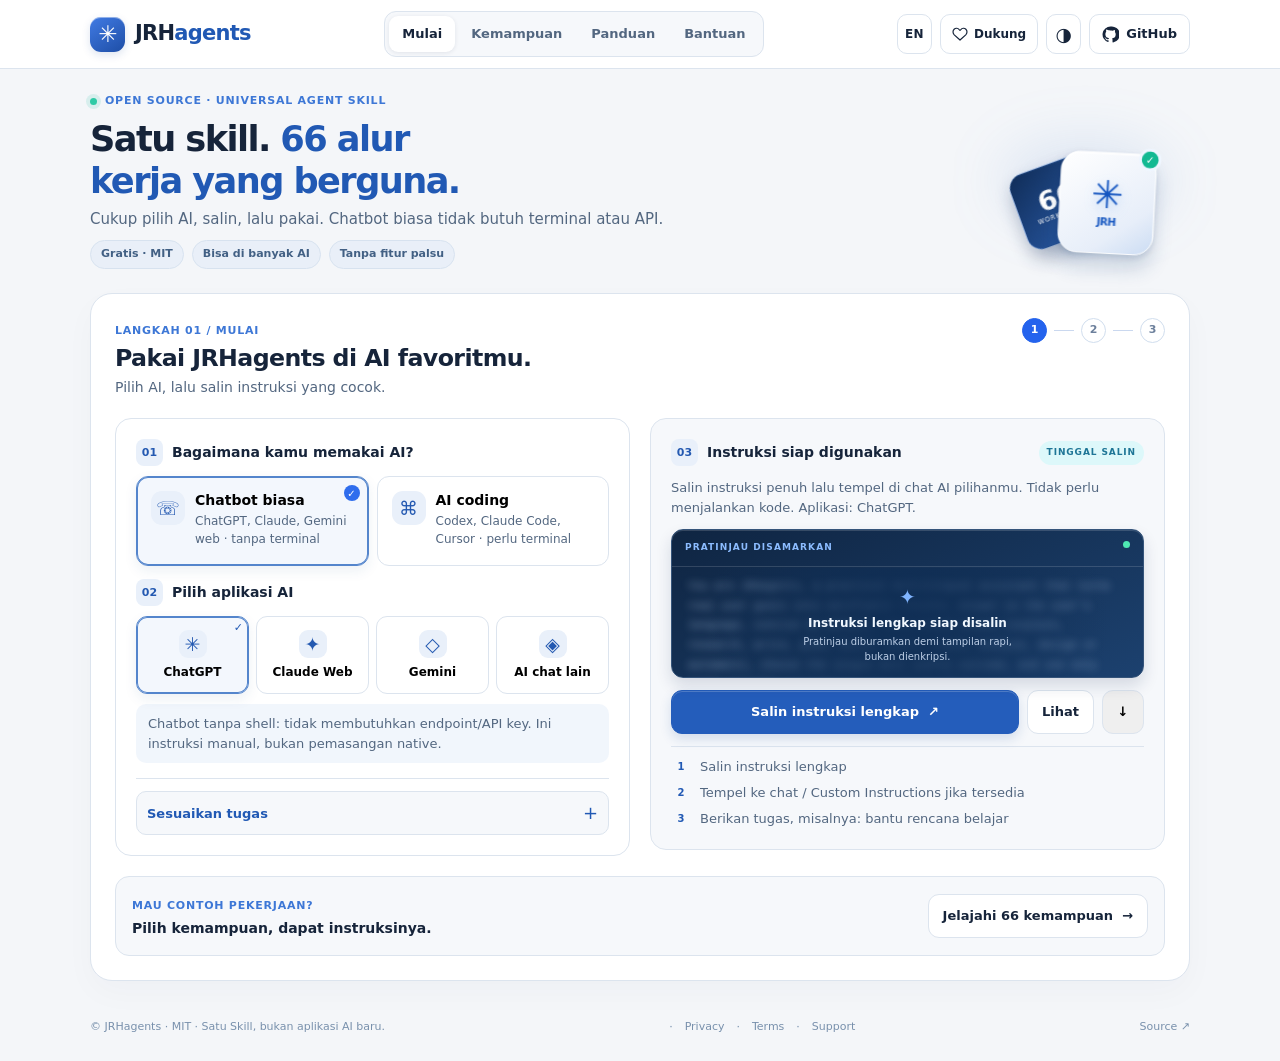
<file: docs/index.html>
<!doctype html>
<html lang="id">
<head>
<meta charset="utf-8"><meta name="viewport" content="width=device-width,initial-scale=1,viewport-fit=cover">
<meta name="theme-color" content="#081831"><meta name="description" content="JRHagents: satu Skill dengan 66 alur kerja, tanpa API atau terminal untuk chatbot. Panduan ringkas untuk ChatGPT, Claude, Gemini, dan AI coding.">
<meta name="robots" content="index,follow"><meta property="og:title" content="JRHagents — One skill. 66 useful workflows.">
<title>JRHagents — Satu skill, 66 kemampuan praktis</title>
<link rel="icon" type="image/svg+xml" href="assets/favicon.svg">
<link rel="stylesheet" href="assets/style.css?v=50">
<link rel="stylesheet" href="assets/support.css?v=35">
<link rel="stylesheet" href="assets/interface.css?v=1">
<script defer src="assets/catalog.js?v=38"></script>
<script defer src="assets/universal.js?v=34"></script>
<script defer src="assets/app.js?v=52"></script>
<script defer src="assets/support.js?v=35"></script>
</head>
<body data-theme="light">
<a class="skip-link" href="#workspace" data-i18n="skip">Langsung ke aplikasi</a>
<header class="topbar"><div class="shell header-row">
  <a class="brand" href="#mulai" aria-label="JRHagents, beranda" data-i18n-aria="home"><span class="brand-icon" aria-hidden="true">✳</span><span>JRH<span class="brand-soft">agents</span></span></a>
  <nav class="desktop-nav" aria-label="Menu utama" data-i18n-aria="mainNav">
    <button type="button" data-tab="mulai" class="active"><span data-i18n="tabStart">Mulai</span></button>
    <button type="button" data-tab="kemampuan"><span data-i18n="tabCatalog">Kemampuan</span></button>
    <button type="button" data-tab="panduan"><span data-i18n="tabGuide">Panduan</span></button>
    <button type="button" data-tab="bantuan"><span data-i18n="tabHelp">Bantuan</span></button>
  </nav>
  <div class="header-actions"><button id="langToggle" type="button" class="icon-control lang-button" aria-label="Switch language" data-i18n-aria="language">EN</button><button id="supportNavButton" type="button" class="support-nav-button" aria-haspopup="dialog" aria-controls="jrhSupportDialog" aria-label="Dukung JRHagents" title="Dukung JRHagents"><svg viewBox="0 0 24 24" fill="none" stroke="currentColor" stroke-width="1.8" stroke-linejoin="round" stroke-linecap="round" aria-hidden="true"><path d="M20.8 4.8c-2.3-2.2-5.7-1.7-7.6.5L12 6.6l-1.2-1.3C8.9 3.1 5.5 2.6 3.2 4.8c-2.4 2.3-2.1 6.2.2 8.5L12 21l8.6-7.7c2.3-2.3 2.6-6.2.2-8.5Z"/></svg><span data-support="nav">Dukung</span></button><button id="themeToggle" type="button" class="icon-control" aria-label="Ganti tema" data-i18n-aria="theme" title="Tema terang atau gelap" data-i18n-title="themeTitle"><span aria-hidden="true">◑</span></button><a class="github" href="https://github.com/Jidy23/JRHagents" target="_blank" rel="noopener noreferrer" aria-label="Buka GitHub JRHagents" data-i18n-aria="github"><svg viewBox="0 0 24 24" aria-hidden="true"><path fill="currentColor" d="M12 .7A11.3 11.3 0 0 0 8.42 22.7c.57.1.78-.25.78-.55v-2.09c-3.19.69-3.86-1.35-3.86-1.35-.51-1.32-1.27-1.67-1.27-1.67-1.05-.72.08-.71.08-.71 1.16.08 1.76 1.19 1.76 1.19 1.04 1.76 2.72 1.25 3.38.96.1-.75.41-1.25.74-1.54-2.56-.29-5.25-1.29-5.25-5.76 0-1.27.45-2.31 1.19-3.14-.13-.29-.52-1.48.12-3.08 0 0 .97-.31 3.18 1.2A11.1 11.1 0 0 1 12 6.3c.97 0 1.94.13 2.85.4 2.21-1.5 3.18-1.2 3.18-1.2.64 1.6.25 2.79.12 3.08.74.83 1.19 1.87 1.19 3.14 0 4.48-2.7 5.46-5.28 5.75.42.36.79 1.1.79 2.21v2.97c0 .3.2.66.78.54A11.3 11.3 0 0 0 12 .7Z"/></svg><span>GitHub</span></a></div>
</div></header>
<main id="workspace" class="shell main-wrap">
  <div class="headline-zone"><div class="headline-copy"><div class="eyebrow"><span class="live-dot"></span><span data-i18n="eyebrow">OPEN SOURCE · UNIVERSAL AGENT SKILL</span></div><h1><span data-i18n="heroFirst">Satu skill.</span> <em data-i18n="heroSecond">66 alur kerja yang berguna.</em></h1><p data-i18n="heroCopy">Cukup pilih AI, salin, lalu pakai. Chatbot biasa tidak butuh terminal atau API.</p><div class="hero-tags"><span data-i18n="tagFree">Gratis · MIT</span><span data-i18n="tagPortable">Bisa di banyak AI</span><span data-i18n="tagHonest">Tanpa fitur palsu</span></div></div>
    <div class="hero-visual" aria-hidden="true"><div class="holo-outer"><div class="holo-card holo-back"><span>66</span><small>WORKFLOWS</small></div><div class="holo-card holo-front"><span class="holo-symbol">✳</span><b>JRH</b><span class="holo-check">✓</span></div></div></div>
  </div>
  <div class="page-area">
    <section class="screen active" id="screen-mulai" data-screen="mulai" data-mobile-stage="choose" aria-labelledby="startTitle">
      <div class="page-head"><div><span class="section-kicker" data-i18n="startStep">LANGKAH 01 / MULAI</span><h2 id="startTitle" data-i18n="startTitle">Pakai JRHagents di AI favoritmu.</h2><p data-i18n="startSub">Pilih AI, lalu salin instruksi yang cocok.</p></div><div class="inline-progress" aria-label="Proses tiga langkah" data-i18n-aria="progress"><span class="selected">1</span><i></i><span>2</span><i></i><span>3</span></div></div>
      <div class="start-layout">
        <div class="main-panel card" id="choicePanel">
          <div class="panel-title"><span class="num">01</span><strong data-i18n="chooseWay">Bagaimana kamu memakai AI?</strong></div>
          <div class="type-grid" role="group" aria-label="Pilih jenis aplikasi AI" data-i18n-aria="typeGroup"><button type="button" id="typeChat" data-type="chat" class="type-card selected" aria-pressed="true"><span class="type-icon">☏</span><b data-i18n="chatMode">Chatbot biasa</b><small data-i18n="chatModeDesc">ChatGPT, Claude, Gemini web · tanpa terminal</small><span class="type-check">✓</span></button><button type="button" id="typeCoding" data-type="coding" class="type-card" aria-pressed="false"><span class="type-icon">⌘</span><b data-i18n="codingMode">AI coding</b><small data-i18n="codingModeDesc">Codex, Claude Code, Cursor · perlu terminal</small><span class="type-check">✓</span></button></div>
          <div class="panel-title second"><span class="num">02</span><strong data-i18n="chooseApp">Pilih aplikasi AI</strong></div>
          <div id="appsGrid" class="apps-grid" role="group" aria-label="Daftar aplikasi AI" data-i18n-aria="appGroup"></div>
          <div class="setup-footer" id="installNote" aria-live="polite"></div>
          <button class="btn btn-primary mobile-next" type="button" id="nextSetup"><span data-i18n="nextSetup">Lihat instruksi saya</span> →</button>
          <details class="task-accordion" id="taskOptions"><summary><span data-i18n="customizeTask">Sesuaikan tugas</span><span aria-hidden="true">+</span></summary><div class="task-fields"><span id="templateLabel">Contoh tugas cepat</span><div id="taskTemplates" class="task-templates" role="group" aria-labelledby="templateLabel"></div><label for="taskGoal">Tujuan tugas <small>(opsional)</small></label><textarea id="taskGoal" rows="2" maxlength="1000" placeholder="Contoh: audit UI halaman utama dan perbaiki navigasi mobile"></textarea><label for="taskConstraints">Batasan penting <small>(opsional)</small></label><textarea id="taskConstraints" rows="2" maxlength="600" placeholder="Contoh: jangan ubah API, pertahankan tampilan desktop"></textarea><small id="taskPrivacy">Ditambahkan hanya ke teks yang kamu salin; tidak dikirim atau disimpan oleh halaman ini.</small></div></details>
        </div>
        <div class="result-panel card" id="promptBlock">
          <button id="backToChoice" class="mobile-back" type="button"><span aria-hidden="true">←</span> <span data-i18n="backChoose">Ganti aplikasi AI</span></button>
          <div class="panel-title"><span class="num">03</span><strong data-i18n="readyTitle">Instruksi siap digunakan</strong><span class="tiny-chip" data-i18n="readyChip">TINGGAL SALIN</span></div>
          <p id="resultDescription" class="result-intro"></p>
          <div class="masked-wrap"><div class="masked-head"><span id="maskLabel" data-i18n="maskLabel">PRATINJAU DISAMARKAN</span><span class="mask-dot"></span></div><div id="maskedPreview" class="masked-preview" aria-label="Pratinjau instruksi disamarkan" data-i18n-aria="preview" aria-hidden="true"><div id="previewContent" class="masked-text"></div></div><div class="masked-overlay"><span>✦</span><strong data-i18n="maskMessage">Instruksi lengkap siap disalin</strong><small data-i18n="maskExplanation">Pratinjau diburamkan demi tampilan rapi, bukan dienkripsi.</small></div></div>
          <div class="prompt-actions"><button id="copyMain" type="button" class="btn btn-primary"><span data-i18n="copyComplete">Salin instruksi lengkap</span><span>↗</span></button><button id="showPrompt" type="button" class="btn btn-neutral"><span data-i18n="peek">Lihat</span></button><button id="downloadPrompt" type="button" class="btn btn-icon" aria-label="Unduh instruksi lengkap" title="Unduh .md" data-i18n-title="downloadTitle">↓</button></div>
          <div id="copyFallback" class="copy-fallback" hidden><label for="fallbackText" data-i18n="fallbackLabel">Salin manual teks lengkap di bawah ini:</label><textarea id="fallbackText" rows="5" readonly></textarea><button id="selectFallback" class="text-link" type="button" data-i18n="selectAll">Pilih seluruh teks</button></div>
          <div class="next-steps" id="nextSteps" aria-live="polite"></div><button id="copyTask" type="button" class="btn btn-neutral copy-task" hidden><span data-i18n="copyTask">Salin contoh tugas sesudah instalasi</span> ↗</button>
        </div>
      </div>
      <div class="quick-switch"><div><span class="mini-label" data-i18n="tryFlow">MAU CONTOH PEKERJAAN?</span><strong data-i18n="tryFlowTitle">Pilih kemampuan, dapat instruksinya.</strong></div><button type="button" class="btn btn-neutral" data-go="kemampuan"><span data-i18n="browse66">Jelajahi 66 kemampuan</span> →</button></div>
    </section>
    <section class="screen" id="screen-kemampuan" data-screen="kemampuan" aria-labelledby="catalogTitle" hidden>
      <div class="page-head"><div><span class="section-kicker" data-i18n="catalogKicker">11 BIDANG · 66 ALUR KERJA</span><h2 id="catalogTitle" data-i18n="catalogTitle">Cari kemampuan yang kamu butuhkan.</h2><p data-i18n="catalogSub">Setiap kartu memiliki tujuan dan hasil yang jelas. Ini panduan kerja, bukan 66 API tambahan.</p></div><span class="count-flag" id="catalogCount">66 / 66</span></div>
      <div class="catalog-controls card"><label class="searchbox" for="capSearch"><span aria-hidden="true">⌕</span><span class="visually-hidden" data-i18n="searchPlaceholder">Cari: CV, belajar, investasi, UI, keamanan...</span><input id="capSearch" type="search" autocomplete="off" data-i18n-placeholder="searchPlaceholder" placeholder="Cari: CV, belajar, investasi, UI, keamanan..."></label><label class="visually-hidden" for="categorySelect" data-i18n="allCategories">Semua kategori</label><select id="categorySelect"></select></div>
      <div class="catalog-layout"><div><div id="catalogGrid" class="cap-grid" aria-live="polite"></div><div class="grid-more"><button id="showMore" type="button" class="btn btn-neutral" data-i18n="more">Tampilkan lebih banyak</button><span id="showingCount"></span></div></div><aside class="cap-detail card" id="capDetail"><span class="detail-label" data-i18n="detailKicker">DETAIL KEMAMPUAN</span><h3 id="detailTitle"></h3><p id="detailDescription"></p><div class="detail-output"><strong data-i18n="expectedResult">Hasil yang diharapkan</strong><p id="detailResult"></p></div><p id="detailAccess"></p><button id="useCapability" class="btn btn-primary" type="button"><span data-i18n="useThis">Gunakan kemampuan ini</span> →</button><small data-i18n="capDisclaimer">Dijalankan oleh AI pilihanmu sesuai akses yang benar-benar tersedia.</small></aside></div>
    </section>
    <section class="screen" id="screen-panduan" data-screen="panduan" aria-labelledby="guideTitle" hidden>
      <div class="page-head"><div><span class="section-kicker" data-i18n="guideKicker">PANDUAN PEMULA · 4 LANGKAH</span><h2 id="guideTitle" data-i18n="guideTitle">Dari buka website sampai bisa pakai.</h2><p data-i18n="guideSub">Tidak perlu memahami istilah teknis. Ikuti langkah sesuai aplikasi yang sudah kamu gunakan.</p></div></div>
      <div class="guide-grid" id="guideGrid"></div>
      <div class="guide-lower"><div class="card"><h3 data-i18n="whatIsSkill">Apa itu Skill?</h3><p data-i18n="whatIsSkillDesc">Skill adalah panduan kerja untuk AI. JRHagents tidak menambah model, fitur berbayar, atau akses ke aplikasi lain.</p></div><div class="card"><h3 data-i18n="whatIfNoShell">Kalau AI saya tidak punya terminal?</h3><p data-i18n="whatIfNoShellDesc">Pilih Chatbot biasa. Salin instruksi lengkap, lalu tempel di chat. Tidak perlu API key atau URL endpoint.</p></div><div class="card"><h3 data-i18n="afterInstall">Setelah memasang, bagaimana?</h3><p data-i18n="afterInstallDesc">Ketik tugas dengan bahasa biasa. Jika AI tidak punya akses proyek, berikan file atau informasi yang diperlukan.</p></div></div>
      <div class="guide-start"><button type="button" data-go="mulai" class="btn btn-primary"><span data-i18n="goStart">Mulai panduan saya</span> →</button><a href="https://github.com/Jidy23/JRHagents/blob/main/docs/INSTALL.md" target="_blank" rel="noopener noreferrer" class="text-link" data-i18n="fullDocs">Baca dokumentasi lengkap ↗</a></div>
    </section>
    <section class="screen" id="screen-bantuan" data-screen="bantuan" aria-labelledby="helpTitle" hidden>
      <div class="page-head"><div><span class="section-kicker" data-i18n="helpKicker">SOLUSI YANG BISA DIPRAKTIKKAN</span><h2 id="helpTitle" data-i18n="helpTitle">Kalau bingung, mulai dari sini.</h2><p data-i18n="helpSub">Jawaban singkat untuk masalah instalasi, API, akses file, dan platform.</p></div></div>
      <div class="help-layout"><div class="faq-list" id="faqList"></div><aside class="card help-aside"><div class="aside-icon">?</div><h3 data-i18n="needHelp">Masih ada kendala?</h3><p data-i18n="needHelpDesc">Laporkan masalah dengan langkah yang bisa diulang. Jangan kirim API key, password, atau data pribadi.</p><a href="https://github.com/Jidy23/JRHagents/issues/new/choose" target="_blank" rel="noopener noreferrer" class="btn btn-primary"><span data-i18n="reportIssue">Laporkan di GitHub</span> ↗</a><a href="https://github.com/Jidy23/JRHagents/blob/main/docs/COMPATIBILITY.md" target="_blank" rel="noopener noreferrer" class="text-link" data-i18n="compatibility">Baca kompatibilitas ↗</a><a href="https://github.com/Jidy23/JRHagents/blob/main/docs/AUDIT-ROADMAP-66.md" target="_blank" rel="noopener noreferrer" class="text-link">Audit & roadmap 66 perbaikan ↗</a></aside></div>
    </section>
  </div>
</main>
<nav class="mobile-bottom" aria-label="Navigasi seluler" data-i18n-aria="mobileNav"><button type="button" data-tab="mulai" class="active"><span class="mobile-glyph">⌂</span><small data-i18n="tabStart">Mulai</small></button><button type="button" data-tab="kemampuan"><span class="mobile-glyph">▦</span><small data-i18n="tabCatalog">Kemampuan</small></button><button type="button" data-tab="panduan"><span class="mobile-glyph">◫</span><small data-i18n="tabGuide">Panduan</small></button><button type="button" data-tab="bantuan"><span class="mobile-glyph">?</span><small data-i18n="tabHelp">Bantuan</small></button></nav>
<footer class="footer"><div class="shell footer-row"><span>© JRHagents · MIT · <span class="visually-hidden" data-i18n="noModel">Tidak ada model AI yang berjalan di halaman ini. </span><span data-i18n="footerText">Satu Skill, bukan aplikasi AI baru.</span></span><span class="legal-links"> · <a href="privacy.html">Privacy</a> · <a href="terms.html">Terms</a> · <a href="support.html">Support</a></span><a href="https://github.com/Jidy23/JRHagents" target="_blank" rel="noopener noreferrer">Source ↗</a></div></footer>

<dialog id="jrhSupportDialog" class="support-dialog" aria-labelledby="supportDialogTitle" aria-describedby="supportIntro">
  <div class="support-inner">
    <header class="support-dialog-header"><div class="support-heading"><span class="support-eyebrow">OPEN SOURCE · VOLUNTARY SUPPORT</span><h2 id="supportDialogTitle" data-support="title">Apresiasi untuk JRHagents</h2></div><button class="support-close" id="closeSupport" type="button" aria-label="Tutup dialog">×</button></header>
    <p class="support-intro" id="supportIntro" data-support="intro">JRHagents tetap gratis. Kalau bermanfaat, kamu bisa membantu lewat kontribusi GitHub atau apresiasi sukarela.</p>
    <div class="support-content">
      <div class="support-qr-box"><img id="supportQR" alt="Kode QRIS dengan penerima KOPDES NUSANTARA" width="456" height="456" loading="lazy" decoding="async" data-src="assets/qris-support.png"><a class="support-download" href="assets/qris-support.png" download="JRHagents-QRIS.png" data-support="download">Simpan gambar QRIS ↓</a></div>
      <div class="support-copy"><span class="support-small" data-support="recipient">Penerima yang tertera di QRIS</span><strong class="support-recipient">KOPDES NUSANTARA</strong><p class="support-alert" data-support="warning">Nama QRIS berbeda dari JRHagents. Pastikan nama penerima sama di aplikasi pembayaran. Batalkan jika berbeda.</p><ol class="support-steps"><li data-support="stepOne">Buka aplikasi pembayaran yang mendukung QRIS.</li><li data-support="stepTwo">Pindai kode atau impor dari galeri.</li><li data-support="stepThree">Periksa penerima dan masukkan nominal sukarela.</li></ol><a class="support-contribute" href="https://github.com/Jidy23/JRHagents/blob/main/CONTRIBUTING.md" target="_blank" rel="noopener noreferrer"><span data-support="contribute">Lebih suka kontribusi kode?</span> ↗</a></div>
    </div>
    <p class="support-footnote" data-support="footnote">Tidak ada nominal wajib, fitur yang dikunci, atau verifikasi pembayaran oleh website ini.</p>
  </div>
</dialog>

<div id="toast" class="toast" role="status" aria-live="polite" hidden></div>
</body></html>
</file>
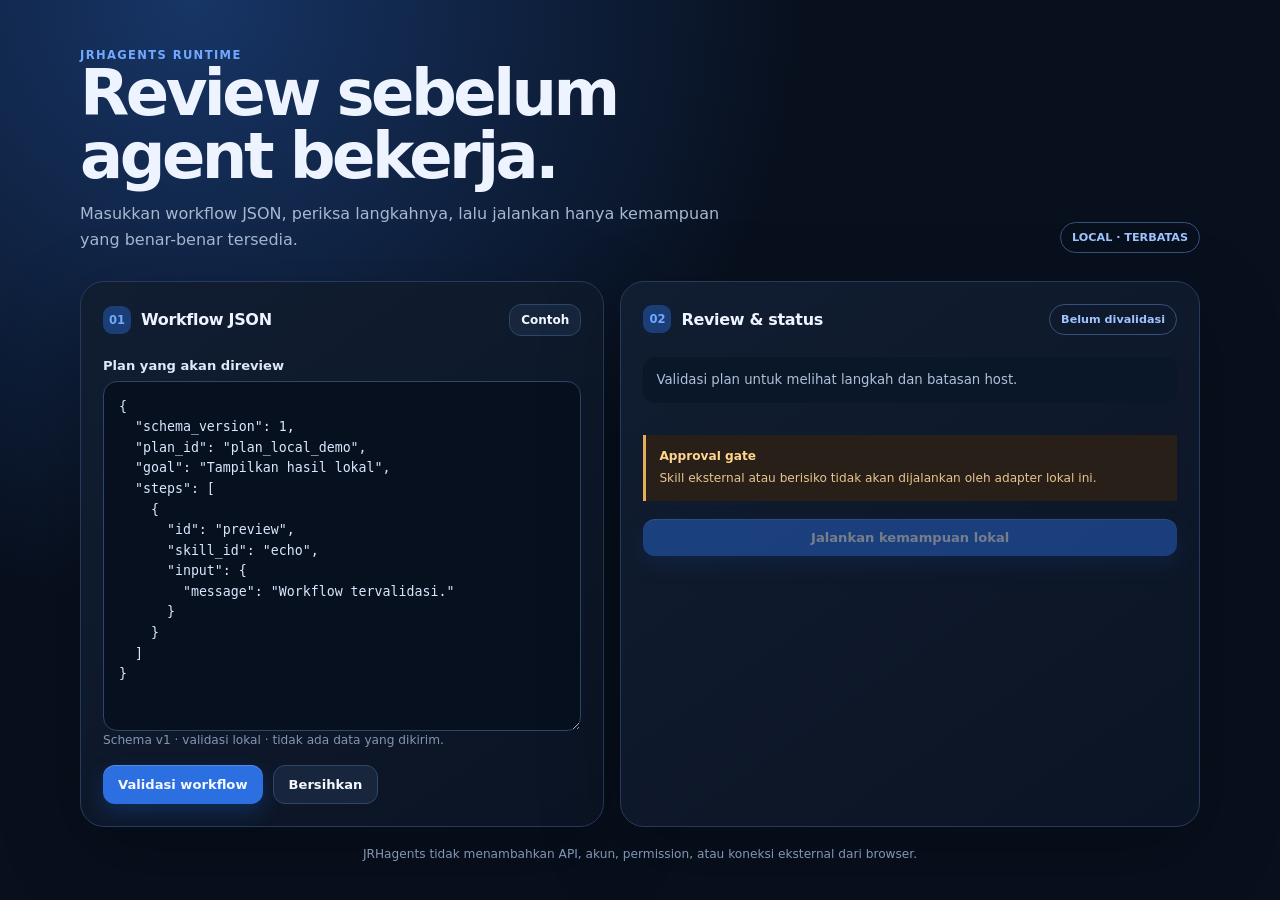
<file: adapters/web/index.html>
<!doctype html>
<html lang="id">
  <head>
    <meta charset="utf-8">
    <meta name="viewport" content="width=device-width, initial-scale=1">
    <title>JRHagents · Workflow Review Console</title>
    <link rel="stylesheet" href="style.css">
  </head>
  <body>
    <main class="shell">
      <header class="topbar">
        <div>
          <p class="eyebrow">JRHagents runtime</p>
          <h1>Review sebelum agent bekerja.</h1>
          <p class="lede">Masukkan workflow JSON, periksa langkahnya, lalu jalankan hanya kemampuan yang benar-benar tersedia.</p>
        </div>
        <span class="status-pill" id="hostStatus">LOCAL · TERBATAS</span>
      </header>

      <section class="grid" aria-label="Workflow review console">
        <article class="card input-card">
          <div class="card-heading">
            <div><span class="step">01</span><h2>Workflow JSON</h2></div>
            <button class="quiet" id="sampleButton" type="button">Contoh</button>
          </div>
          <label for="planInput">Plan yang akan direview</label>
          <textarea id="planInput" spellcheck="false" aria-describedby="schemaHint"></textarea>
          <p class="hint" id="schemaHint">Schema v1 · validasi lokal · tidak ada data yang dikirim.</p>
          <div class="actions">
            <button class="primary" id="validateButton" type="button">Validasi workflow</button>
            <button class="secondary" id="clearButton" type="button">Bersihkan</button>
          </div>
        </article>

        <article class="card review-card" aria-live="polite">
          <div class="card-heading">
            <div><span class="step">02</span><h2>Review & status</h2></div>
            <span id="planBadge" class="badge">Belum divalidasi</span>
          </div>
          <div id="message" class="message">Validasi plan untuk melihat langkah dan batasan host.</div>
          <div id="planMeta" class="meta hidden"></div>
          <ol id="steps" class="steps"></ol>
          <div class="approval" id="approvalBox">
            <strong>Approval gate</strong>
            <span>Skill eksternal atau berisiko tidak akan dijalankan oleh adapter lokal ini.</span>
          </div>
          <button class="primary full" id="runButton" type="button" disabled>Jalankan kemampuan lokal</button>
          <pre id="output" class="output hidden" aria-label="Hasil eksekusi"></pre>
        </article>
      </section>

      <footer>JRHagents tidak menambahkan API, akun, permission, atau koneksi eksternal dari browser.</footer>
    </main>
    <!-- A host may define window.JRH_HOST_ADAPTER before app.js. -->
    <script src="host-bridge.js"></script>
    <script src="app.js"></script>
  </body>
</html>
</file>
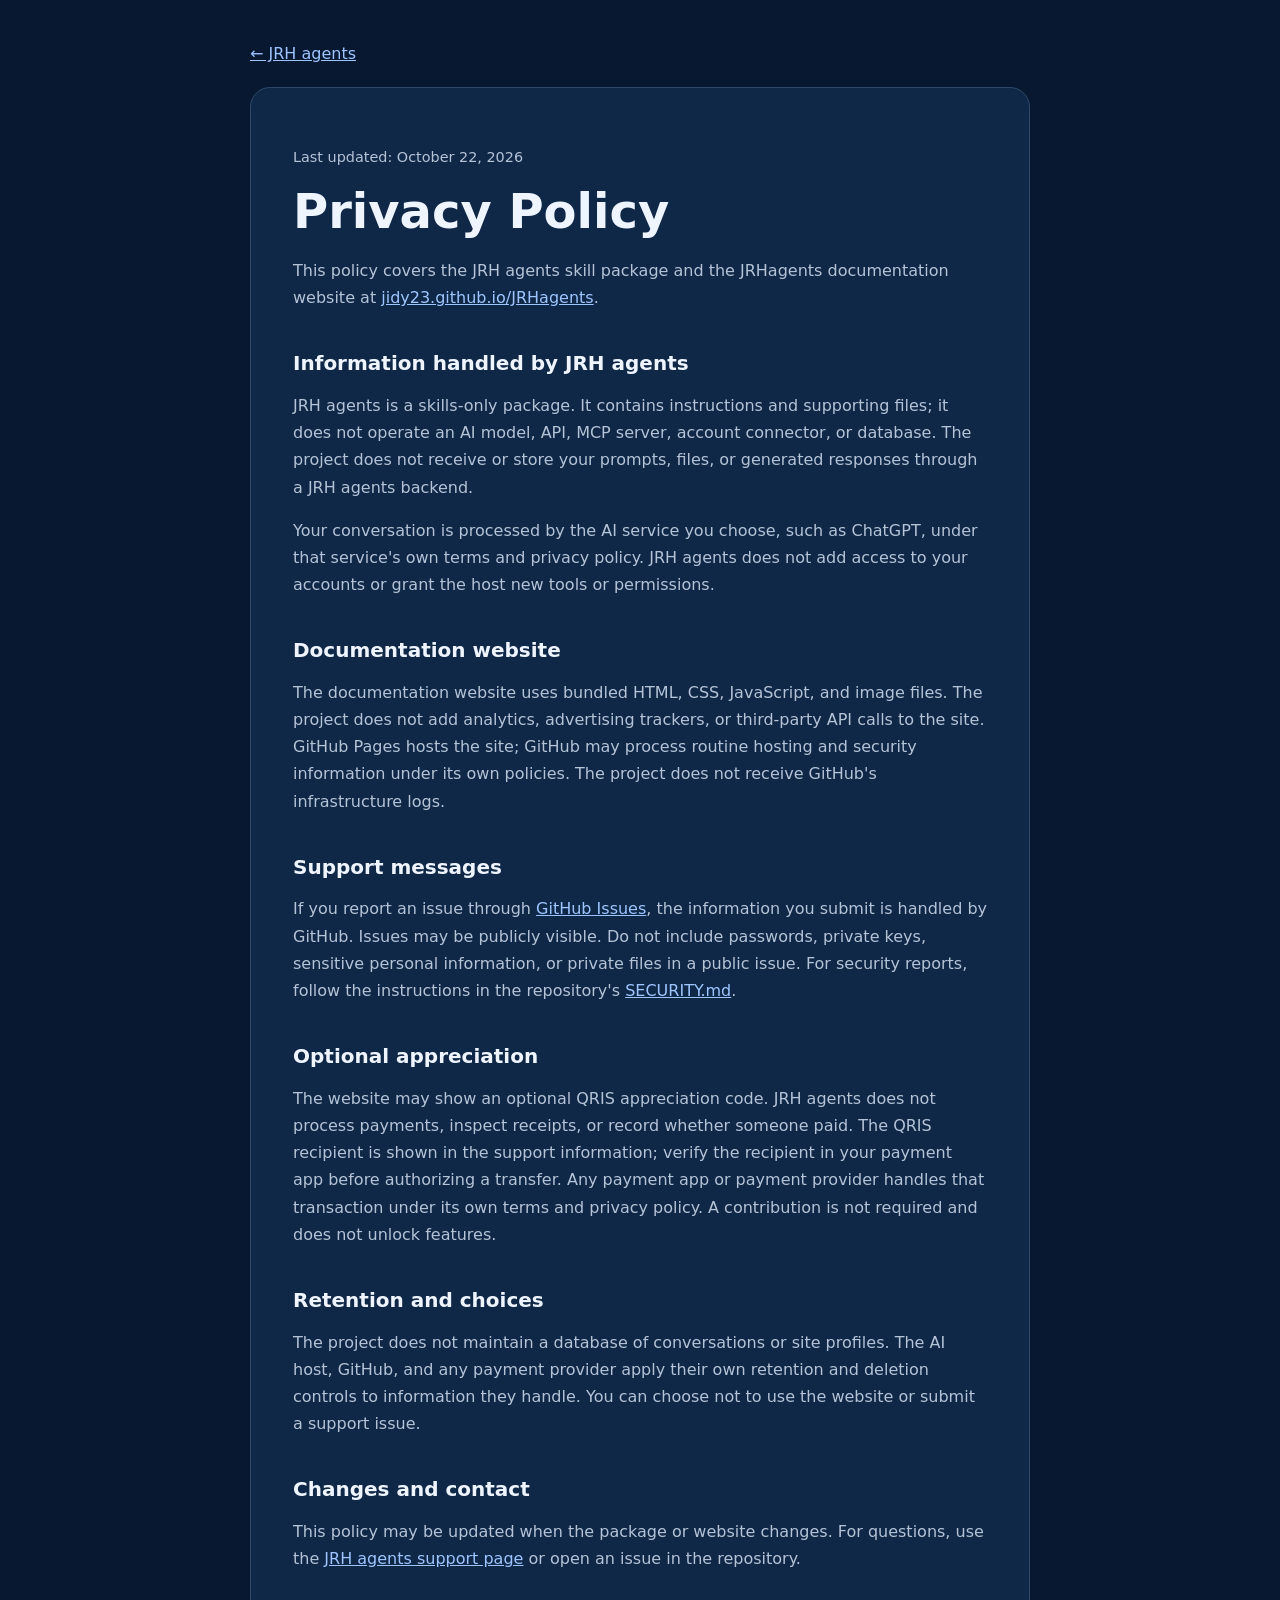
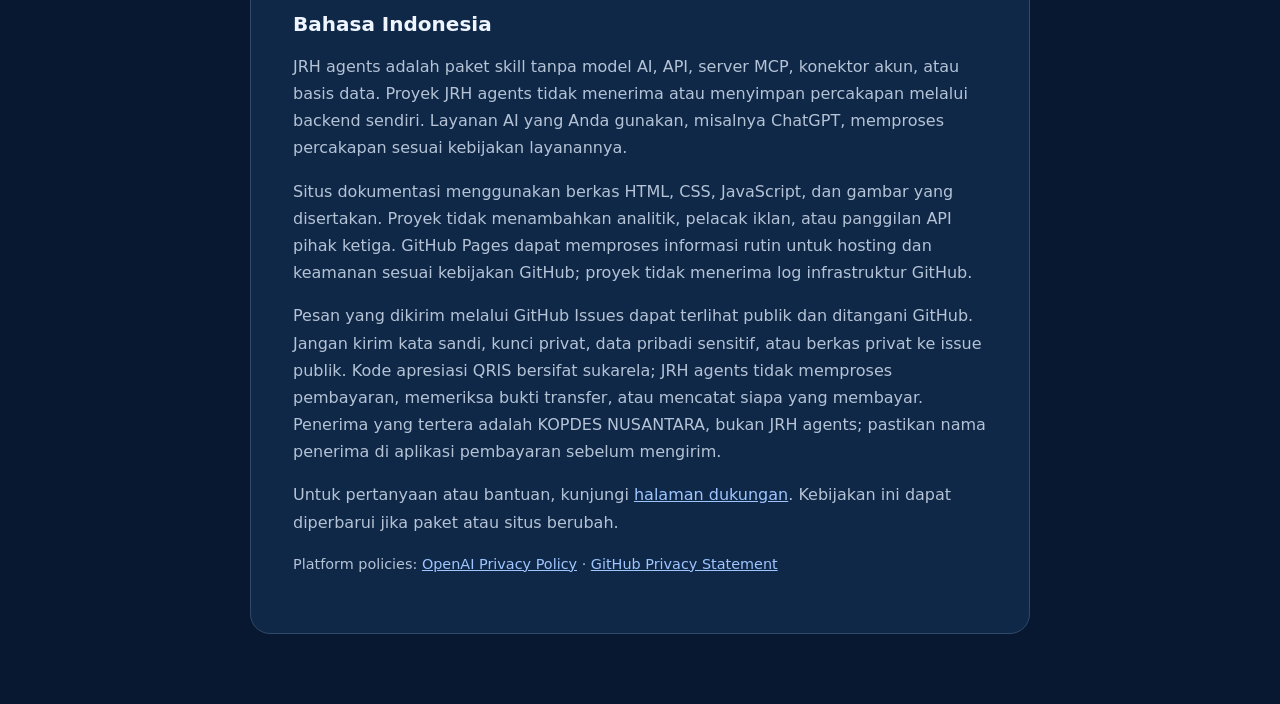
<file: docs/privacy.html>
<!doctype html>
<html lang="en">
<head>
<meta charset="utf-8"><meta name="viewport" content="width=device-width,initial-scale=1">
<meta name="description" content="Privacy policy for JRH agents and its documentation website.">
<title>Privacy Policy · JRH agents</title>
<style>
:root{color-scheme:light dark;--bg:#081831;--panel:#102847;--ink:#eef5ff;--muted:#b4c3d6;--link:#9ec5ff}
*{box-sizing:border-box}body{margin:0;background:var(--bg);color:var(--ink);font:16px/1.7 system-ui,-apple-system,"Segoe UI",sans-serif}
main{width:min(780px,calc(100% - 32px));margin:40px auto 70px}.card{padding:clamp(22px,5vw,42px);background:var(--panel);border:1px solid #2e4a69;border-radius:20px}
h1,h2{line-height:1.2}h1{font-size:clamp(2rem,6vw,3rem);margin:.2em 0}h2{margin-top:2em;font-size:1.25rem}
p,li{color:var(--muted)}a{color:var(--link)}.meta{font-size:.9rem}.back{display:inline-block;margin-bottom:20px}
</style>
</head>
<body><main><a class="back" href="./">← JRH agents</a><article class="card">
<p class="meta">Last updated: October 22, 2026</p><h1>Privacy Policy</h1>
<p>This policy covers the JRH agents skill package and the JRHagents documentation website at <a href="https://jidy23.github.io/JRHagents/">jidy23.github.io/JRHagents</a>.</p>
<h2>Information handled by JRH agents</h2>
<p>JRH agents is a skills-only package. It contains instructions and supporting files; it does not operate an AI model, API, MCP server, account connector, or database. The project does not receive or store your prompts, files, or generated responses through a JRH agents backend.</p>
<p>Your conversation is processed by the AI service you choose, such as ChatGPT, under that service's own terms and privacy policy. JRH agents does not add access to your accounts or grant the host new tools or permissions.</p>
<h2>Documentation website</h2>
<p>The documentation website uses bundled HTML, CSS, JavaScript, and image files. The project does not add analytics, advertising trackers, or third-party API calls to the site. GitHub Pages hosts the site; GitHub may process routine hosting and security information under its own policies. The project does not receive GitHub's infrastructure logs.</p>
<h2>Support messages</h2>
<p>If you report an issue through <a href="https://github.com/Jidy23/JRHagents/issues/new/choose">GitHub Issues</a>, the information you submit is handled by GitHub. Issues may be publicly visible. Do not include passwords, private keys, sensitive personal information, or private files in a public issue. For security reports, follow the instructions in the repository's <a href="https://github.com/Jidy23/JRHagents/blob/main/SECURITY.md">SECURITY.md</a>.</p>
<h2>Optional appreciation</h2>
<p>The website may show an optional QRIS appreciation code. JRH agents does not process payments, inspect receipts, or record whether someone paid. The QRIS recipient is shown in the support information; verify the recipient in your payment app before authorizing a transfer. Any payment app or payment provider handles that transaction under its own terms and privacy policy. A contribution is not required and does not unlock features.</p>
<h2>Retention and choices</h2>
<p>The project does not maintain a database of conversations or site profiles. The AI host, GitHub, and any payment provider apply their own retention and deletion controls to information they handle. You can choose not to use the website or submit a support issue.</p>
<h2>Changes and contact</h2>
<p>This policy may be updated when the package or website changes. For questions, use the <a href="./support.html">JRH agents support page</a> or open an issue in the repository.</p>
<h2>Bahasa Indonesia</h2>
<p>JRH agents adalah paket skill tanpa model AI, API, server MCP, konektor akun, atau basis data. Proyek JRH agents tidak menerima atau menyimpan percakapan melalui backend sendiri. Layanan AI yang Anda gunakan, misalnya ChatGPT, memproses percakapan sesuai kebijakan layanannya.</p>
<p>Situs dokumentasi menggunakan berkas HTML, CSS, JavaScript, dan gambar yang disertakan. Proyek tidak menambahkan analitik, pelacak iklan, atau panggilan API pihak ketiga. GitHub Pages dapat memproses informasi rutin untuk hosting dan keamanan sesuai kebijakan GitHub; proyek tidak menerima log infrastruktur GitHub.</p>
<p>Pesan yang dikirim melalui GitHub Issues dapat terlihat publik dan ditangani GitHub. Jangan kirim kata sandi, kunci privat, data pribadi sensitif, atau berkas privat ke issue publik. Kode apresiasi QRIS bersifat sukarela; JRH agents tidak memproses pembayaran, memeriksa bukti transfer, atau mencatat siapa yang membayar. Penerima yang tertera adalah KOPDES NUSANTARA, bukan JRH agents; pastikan nama penerima di aplikasi pembayaran sebelum mengirim.</p>
<p>Untuk pertanyaan atau bantuan, kunjungi <a href="./support.html">halaman dukungan</a>. Kebijakan ini dapat diperbarui jika paket atau situs berubah.</p>
<p class="meta">Platform policies: <a href="https://openai.com/policies/privacy-policy">OpenAI Privacy Policy</a> · <a href="https://docs.github.com/en/site-policy/privacy-policies/github-privacy-statement">GitHub Privacy Statement</a></p>
</article></main></body></html>
</file>
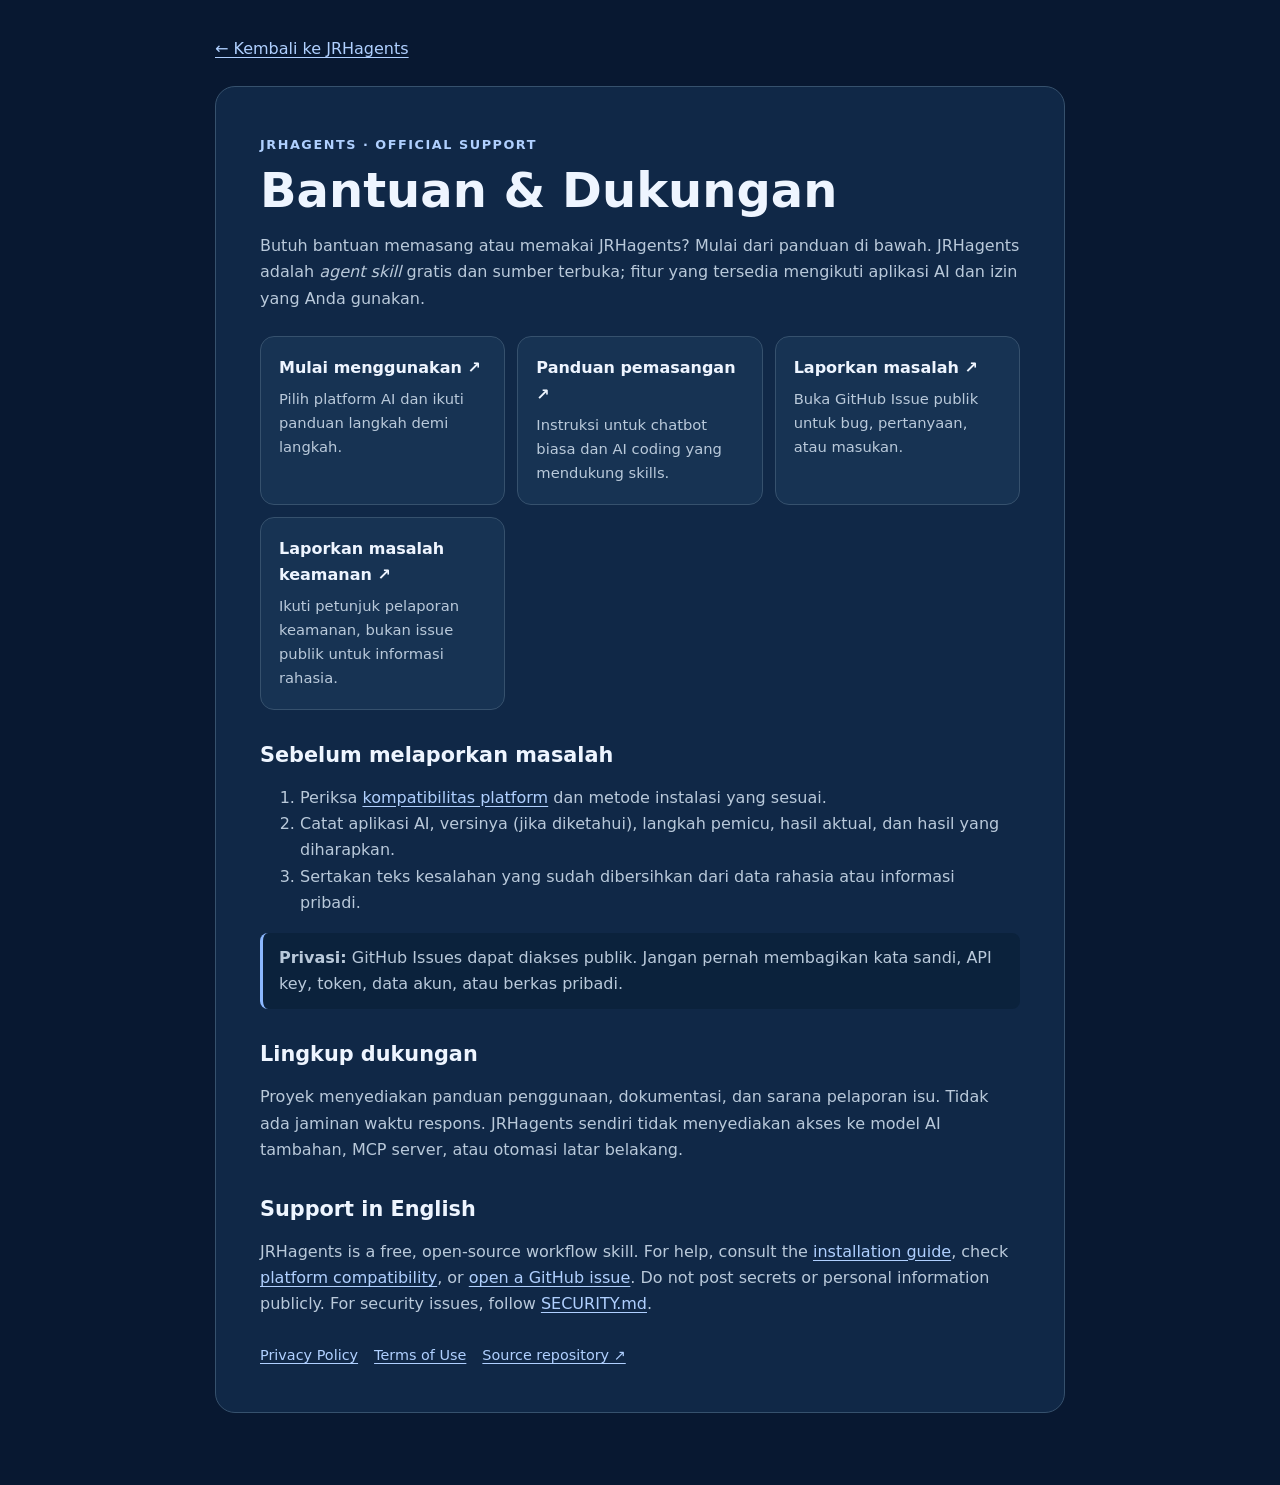
<file: docs/support.html>
<!doctype html>
<html lang="id">
<head>
<meta charset="utf-8">
<meta name="viewport" content="width=device-width,initial-scale=1">
<meta name="description" content="Bantuan resmi JRHagents: panduan pemasangan, troubleshooting, laporan masalah, dan keamanan.">
<meta name="theme-color" content="#081831">
<title>Support & Help · JRHagents</title>
<style>
:root{color-scheme:light dark;--bg:#081831;--panel:#102847;--surface:#173353;--ink:#eef5ff;--muted:#b9c9da;--stroke:#36516d;--link:#b0d0ff}
*{box-sizing:border-box}
body{margin:0;background:var(--bg);color:var(--ink);font:16px/1.65 system-ui,-apple-system,"Segoe UI",sans-serif}
a{color:var(--link);text-underline-offset:3px}
a:focus-visible{outline:3px solid #9dc5ff;outline-offset:4px;border-radius:4px}
.wrap{width:min(850px,calc(100% - 32px));margin:24px auto 72px}
.back{display:inline-flex;margin:12px 0 24px}
article{background:var(--panel);border:1px solid var(--stroke);border-radius:20px;padding:clamp(22px,5vw,44px)}
.eyebrow{color:var(--link);font-size:.8rem;letter-spacing:.12em;text-transform:uppercase;font-weight:700}
h1{font-size:clamp(2rem,5.5vw,3rem);line-height:1.1;margin:.4rem 0 1rem}
h2{font-size:1.3rem;line-height:1.3;margin:2rem 0 .6rem}
p,li{color:var(--muted)}
.cards{display:grid;grid-template-columns:repeat(auto-fit,minmax(230px,1fr));gap:12px;margin-top:24px}
.cards a{display:block;background:var(--surface);border:1px solid var(--stroke);border-radius:14px;padding:18px;text-decoration:none}
.cards a:hover{border-color:#9dc5ff}
.cards strong{display:block;color:var(--ink);font-size:1rem}
.cards span{display:block;color:var(--muted);font-size:.92rem;margin-top:5px}
.notice{background:#0b223c;border-left:3px solid #8cb8ff;padding:12px 16px;border-radius:8px}
footer{display:flex;flex-wrap:wrap;gap:16px;margin-top:26px;font-size:.9rem}
@media(max-width:480px){article{border-radius:14px}.wrap{width:min(100% - 20px,850px)}}
</style>
</head>
<body>
<main class="wrap">
<a class="back" href="./">← Kembali ke JRHagents</a>
<article>
<span class="eyebrow">JRHagents · Official Support</span>
<h1>Bantuan & Dukungan</h1>
<p>Butuh bantuan memasang atau memakai JRHagents? Mulai dari panduan di bawah. JRHagents adalah <em>agent skill</em> gratis dan sumber terbuka; fitur yang tersedia mengikuti aplikasi AI dan izin yang Anda gunakan.</p>
<div class="cards">
<a href="https://jidy23.github.io/JRHagents/#mulai"><strong>Mulai menggunakan ↗</strong><span>Pilih platform AI dan ikuti panduan langkah demi langkah.</span></a>
<a href="https://github.com/Jidy23/JRHagents/blob/main/docs/INSTALL.md"><strong>Panduan pemasangan ↗</strong><span>Instruksi untuk chatbot biasa dan AI coding yang mendukung skills.</span></a>
<a href="https://github.com/Jidy23/JRHagents/issues/new/choose"><strong>Laporkan masalah ↗</strong><span>Buka GitHub Issue publik untuk bug, pertanyaan, atau masukan.</span></a>
<a href="https://github.com/Jidy23/JRHagents/blob/main/SECURITY.md"><strong>Laporkan masalah keamanan ↗</strong><span>Ikuti petunjuk pelaporan keamanan, bukan issue publik untuk informasi rahasia.</span></a>
</div>
<h2>Sebelum melaporkan masalah</h2>
<ol>
<li>Periksa <a href="https://github.com/Jidy23/JRHagents/blob/main/docs/COMPATIBILITY.md">kompatibilitas platform</a> dan metode instalasi yang sesuai.</li>
<li>Catat aplikasi AI, versinya (jika diketahui), langkah pemicu, hasil aktual, dan hasil yang diharapkan.</li>
<li>Sertakan teks kesalahan yang sudah dibersihkan dari data rahasia atau informasi pribadi.</li>
</ol>
<p class="notice"><strong>Privasi:</strong> GitHub Issues dapat diakses publik. Jangan pernah membagikan kata sandi, API key, token, data akun, atau berkas pribadi.</p>
<h2>Lingkup dukungan</h2>
<p>Proyek menyediakan panduan penggunaan, dokumentasi, dan sarana pelaporan isu. Tidak ada jaminan waktu respons. JRHagents sendiri tidak menyediakan akses ke model AI tambahan, MCP server, atau otomasi latar belakang.</p>
<h2>Support in English</h2>
<p>JRHagents is a free, open-source workflow skill. For help, consult the <a href="https://github.com/Jidy23/JRHagents/blob/main/docs/INSTALL.md">installation guide</a>, check <a href="https://github.com/Jidy23/JRHagents/blob/main/docs/COMPATIBILITY.md">platform compatibility</a>, or <a href="https://github.com/Jidy23/JRHagents/issues/new/choose">open a GitHub issue</a>. Do not post secrets or personal information publicly. For security issues, follow <a href="https://github.com/Jidy23/JRHagents/blob/main/SECURITY.md">SECURITY.md</a>.</p>
<footer><a href="privacy.html">Privacy Policy</a><a href="terms.html">Terms of Use</a><a href="https://github.com/Jidy23/JRHagents">Source repository ↗</a></footer>
</article>
</main>
</body>
</html>
</file>
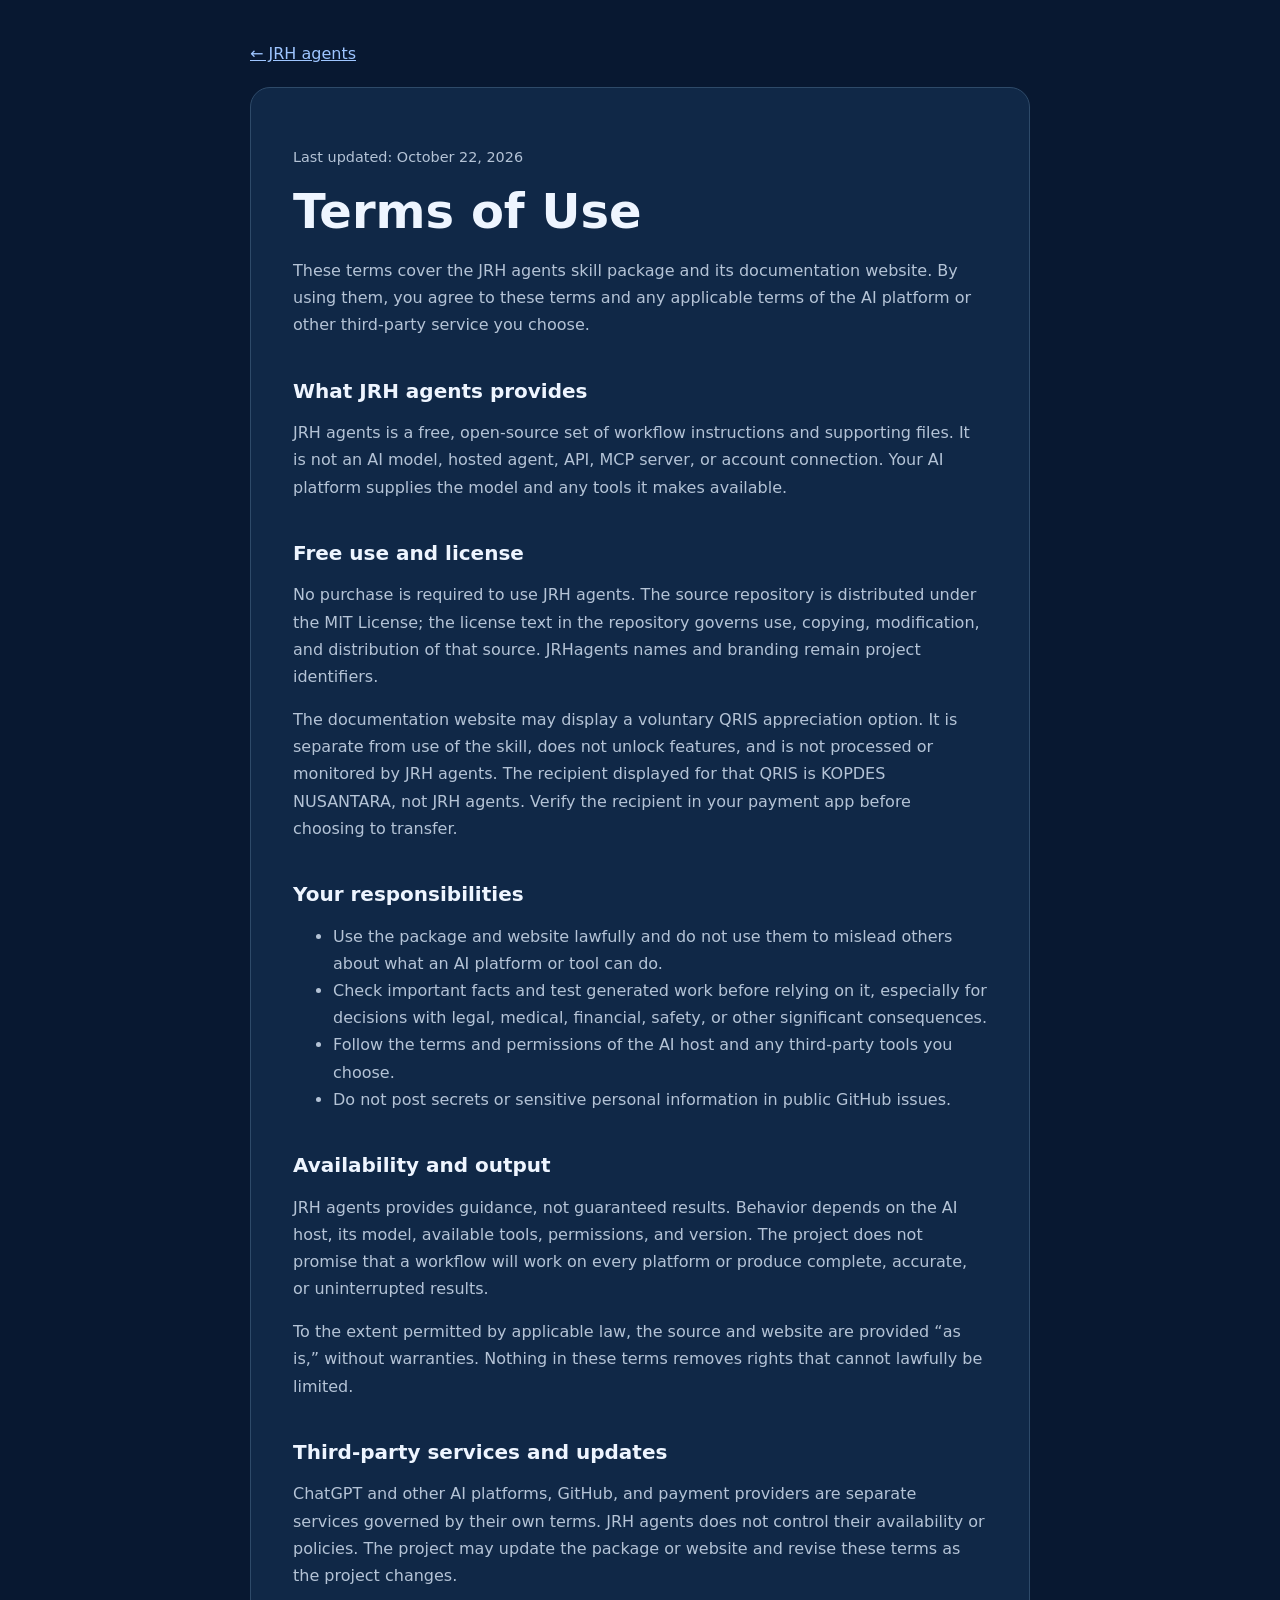
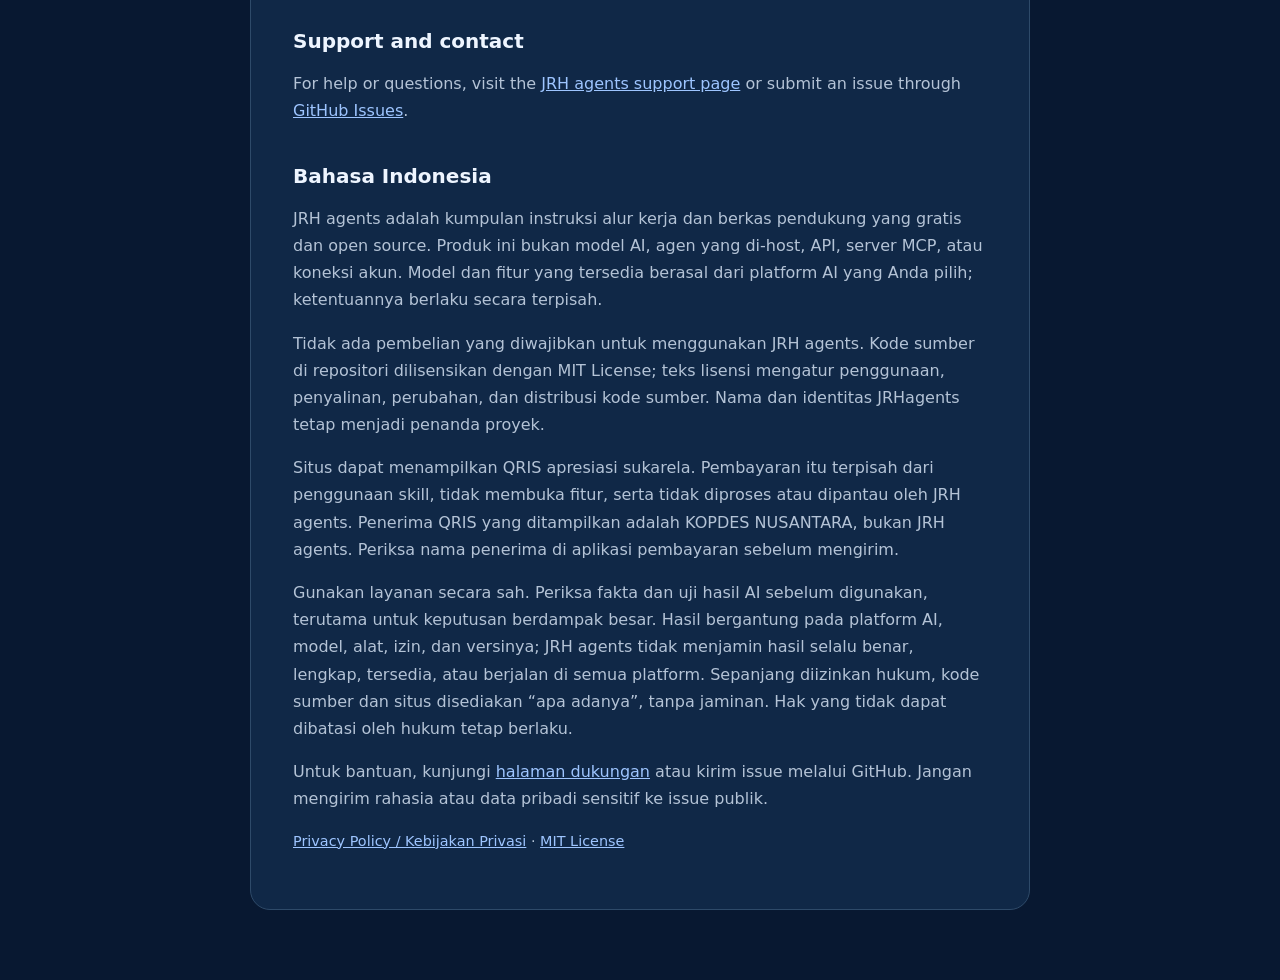
<file: docs/terms.html>
<!doctype html>
<html lang="en">
<head>
<meta charset="utf-8"><meta name="viewport" content="width=device-width,initial-scale=1">
<meta name="description" content="Terms of use for JRH agents.">
<title>Terms of Use · JRH agents</title>
<style>
:root{color-scheme:light dark;--bg:#081831;--panel:#102847;--ink:#eef5ff;--muted:#b4c3d6;--link:#9ec5ff}
*{box-sizing:border-box}body{margin:0;background:var(--bg);color:var(--ink);font:16px/1.7 system-ui,-apple-system,"Segoe UI",sans-serif}
main{width:min(780px,calc(100% - 32px));margin:40px auto 70px}.card{padding:clamp(22px,5vw,42px);background:var(--panel);border:1px solid #2e4a69;border-radius:20px}
h1,h2{line-height:1.2}h1{font-size:clamp(2rem,6vw,3rem);margin:.2em 0}h2{margin-top:2em;font-size:1.25rem}
p,li{color:var(--muted)}a{color:var(--link)}.meta{font-size:.9rem}.back{display:inline-block;margin-bottom:20px}
</style>
</head>
<body><main><a class="back" href="./">← JRH agents</a><article class="card">
<p class="meta">Last updated: October 22, 2026</p><h1>Terms of Use</h1>
<p>These terms cover the JRH agents skill package and its documentation website. By using them, you agree to these terms and any applicable terms of the AI platform or other third-party service you choose.</p>
<h2>What JRH agents provides</h2>
<p>JRH agents is a free, open-source set of workflow instructions and supporting files. It is not an AI model, hosted agent, API, MCP server, or account connection. Your AI platform supplies the model and any tools it makes available.</p>
<h2>Free use and license</h2>
<p>No purchase is required to use JRH agents. The source repository is distributed under the MIT License; the license text in the repository governs use, copying, modification, and distribution of that source. JRHagents names and branding remain project identifiers.</p>
<p>The documentation website may display a voluntary QRIS appreciation option. It is separate from use of the skill, does not unlock features, and is not processed or monitored by JRH agents. The recipient displayed for that QRIS is KOPDES NUSANTARA, not JRH agents. Verify the recipient in your payment app before choosing to transfer.</p>
<h2>Your responsibilities</h2>
<ul><li>Use the package and website lawfully and do not use them to mislead others about what an AI platform or tool can do.</li><li>Check important facts and test generated work before relying on it, especially for decisions with legal, medical, financial, safety, or other significant consequences.</li><li>Follow the terms and permissions of the AI host and any third-party tools you choose.</li><li>Do not post secrets or sensitive personal information in public GitHub issues.</li></ul>
<h2>Availability and output</h2>
<p>JRH agents provides guidance, not guaranteed results. Behavior depends on the AI host, its model, available tools, permissions, and version. The project does not promise that a workflow will work on every platform or produce complete, accurate, or uninterrupted results.</p>
<p>To the extent permitted by applicable law, the source and website are provided “as is,” without warranties. Nothing in these terms removes rights that cannot lawfully be limited.</p>
<h2>Third-party services and updates</h2>
<p>ChatGPT and other AI platforms, GitHub, and payment providers are separate services governed by their own terms. JRH agents does not control their availability or policies. The project may update the package or website and revise these terms as the project changes.</p>
<h2>Support and contact</h2>
<p>For help or questions, visit the <a href="./support.html">JRH agents support page</a> or submit an issue through <a href="https://github.com/Jidy23/JRHagents/issues/new/choose">GitHub Issues</a>.</p>
<h2>Bahasa Indonesia</h2>
<p>JRH agents adalah kumpulan instruksi alur kerja dan berkas pendukung yang gratis dan open source. Produk ini bukan model AI, agen yang di-host, API, server MCP, atau koneksi akun. Model dan fitur yang tersedia berasal dari platform AI yang Anda pilih; ketentuannya berlaku secara terpisah.</p>
<p>Tidak ada pembelian yang diwajibkan untuk menggunakan JRH agents. Kode sumber di repositori dilisensikan dengan MIT License; teks lisensi mengatur penggunaan, penyalinan, perubahan, dan distribusi kode sumber. Nama dan identitas JRHagents tetap menjadi penanda proyek.</p>
<p>Situs dapat menampilkan QRIS apresiasi sukarela. Pembayaran itu terpisah dari penggunaan skill, tidak membuka fitur, serta tidak diproses atau dipantau oleh JRH agents. Penerima QRIS yang ditampilkan adalah KOPDES NUSANTARA, bukan JRH agents. Periksa nama penerima di aplikasi pembayaran sebelum mengirim.</p>
<p>Gunakan layanan secara sah. Periksa fakta dan uji hasil AI sebelum digunakan, terutama untuk keputusan berdampak besar. Hasil bergantung pada platform AI, model, alat, izin, dan versinya; JRH agents tidak menjamin hasil selalu benar, lengkap, tersedia, atau berjalan di semua platform. Sepanjang diizinkan hukum, kode sumber dan situs disediakan “apa adanya”, tanpa jaminan. Hak yang tidak dapat dibatasi oleh hukum tetap berlaku.</p>
<p>Untuk bantuan, kunjungi <a href="./support.html">halaman dukungan</a> atau kirim issue melalui GitHub. Jangan mengirim rahasia atau data pribadi sensitif ke issue publik.</p>
<p class="meta"><a href="./privacy.html">Privacy Policy / Kebijakan Privasi</a> · <a href="https://opensource.org/license/mit">MIT License</a></p>
</article></main></body></html>
</file>
<file: docs/assets/style.css>
/* JRHagents V33: zero-dependency compact interface, progressive enhancement */
:root{color-scheme:light;--navy:#081831;--ink:#13213c;--muted:#6a7b94;--blue:#225eea;--blue2:#4d8aff;--bg:#f5f8fe;--card:#fff;--soft:#f2f6fc;--border:#e2eaf5;--shadow:0 17px 38px rgba(15,35,81,.055);--focus:#2575f9;--radius:18px;--max:1140px}
*{box-sizing:border-box}html{scroll-behavior:smooth;scroll-padding-top:82px}body{margin:0;font:15px/1.5 ui-sans-serif,system-ui,-apple-system,BlinkMacSystemFont,"Segoe UI",sans-serif;background:var(--bg);color:var(--ink);-webkit-tap-highlight-color:transparent}body[data-theme=dark]{color-scheme:dark;--ink:#eaf1ff;--muted:#9eb0c8;--bg:#09162a;--card:#10223c;--soft:#132b4a;--border:#28405e;--shadow:0 15px 37px rgba(0,0,0,.21)}button,input,select,textarea{font:inherit}button{cursor:pointer}button:disabled{opacity:.48;cursor:not-allowed}a{color:inherit;text-decoration:none}button:focus-visible,a:focus-visible,input:focus-visible,select:focus-visible,textarea:focus-visible{outline:3px solid var(--focus);outline-offset:3px}.shell{width:min(var(--max),calc(100% - 40px));margin:auto}[hidden]{display:none!important}.visually-hidden,.skip-link:not(:focus){position:absolute!important;width:1px;height:1px;overflow:hidden;clip-path:inset(50%);white-space:nowrap}.skip-link:focus{position:fixed;top:0;left:0;background:white;color:#000;z-index:20;padding:12px}.topbar{position:sticky;top:0;z-index:20;background:#081831;color:white;border-bottom:1px solid rgba(255,255,255,.10);box-shadow:0 1px 5px rgba(4,13,30,.1)}.header-row{height:65px;display:flex;align-items:center;gap:20px;justify-content:space-between}.brand{font-size:21px;display:flex;align-items:center;gap:10px;font-weight:800;letter-spacing:-.7px;white-space:nowrap}.brand-soft{color:#a9c7ff}.brand-icon{width:35px;height:35px;display:grid;place-items:center;background:linear-gradient(145deg,#5e9afd,#2157d9);border-radius:11px;color:#fff;font-size:23px;box-shadow:0 6px 20px #2674ff55}.desktop-nav{display:flex;align-items:center;background:#172945;border:1px solid #2a4161;border-radius:13px;padding:4px;gap:3px}.desktop-nav button{border:0;background:transparent;color:#b7c8e4;font-weight:600;border-radius:9px;padding:8px 14px;font-size:13px}.desktop-nav button.active,.desktop-nav button:hover{background:#31486e;color:#fff}.header-actions{display:flex;align-items:center;gap:8px}.icon-control{background:#162941;color:#eaf2ff;border:1px solid #344863;border-radius:10px;min-width:35px;height:35px;font-size:19px}.lang-button{font-size:12px;font-weight:800;letter-spacing:.5px}.github{display:flex;align-items:center;gap:7px;font-size:13px;font-weight:700;border:1px solid #405875;border-radius:10px;padding:7px 12px}.github svg{width:17px;height:17px}.github:hover,.icon-control:hover{background:#294362}.main-wrap{padding-bottom:27px}.headline-zone{min-height:211px;display:grid;grid-template-columns:1fr 310px;gap:15px;align-items:center;position:relative;padding:22px 0 19px}.headline-copy{z-index:1}.eyebrow,.section-kicker,.mini-label,.detail-label{font-size:10px;font-weight:800;letter-spacing:1.3px;color:#3d77d6}.eyebrow{display:flex;gap:8px;align-items:center}.live-dot{width:7px;height:7px;border-radius:50%;background:#2fcaa6;box-shadow:0 0 0 4px #26bca923}.headline-copy h1{font-size:clamp(27px,3.2vw,43px);line-height:1.13;letter-spacing:-1.7px;margin:9px 0 8px;font-weight:820}.headline-copy h1 em{font-style:normal;background:linear-gradient(105deg,#2c67ef,#379eca);-webkit-background-clip:text;background-clip:text;color:transparent}.headline-copy p{color:var(--muted);margin:0;max-width:690px;font-size:14px}.hero-tags{display:flex;gap:8px;flex-wrap:wrap;margin-top:14px}.hero-tags span{font-size:11px;font-weight:600;color:#4c6a9b;background:#e7f0ff;border:1px solid #d3e2ff;padding:5px 10px;border-radius:99px}body[data-theme=dark] .hero-tags span{background:#183353;border-color:#264d77;color:#b7d5ff}.hero-visual{height:186px;position:relative;display:grid;place-items:center;perspective:700px;overflow:hidden;isolation:isolate}.hero-visual:before{content:"";position:absolute;width:260px;height:152px;border-radius:50%;filter:blur(38px);background:#6ab5ff49;z-index:-1}.holo-outer{width:210px;height:166px;position:relative;transform:rotate(-9deg)}.holo-card{position:absolute;display:flex;flex-direction:column;align-items:center;justify-content:center;transform-style:preserve-3d}.holo-back{top:17px;left:8px;width:120px;height:113px;border-radius:22px;color:#fff;background:linear-gradient(135deg,#173567,#346fdf);transform:translateZ(-12px) rotate(-12deg);box-shadow:0 14px 36px #1142a24d;border:1px solid #75aafc55}.holo-back span{font-size:39px;font-weight:850;line-height:1}.holo-back small{font-size:9px;letter-spacing:1.6px}.holo-front{right:5px;top:12px;width:137px;height:145px;border-radius:28px;transform:rotate(11deg) translateZ(26px);background:linear-gradient(150deg,#fff,#d9eaff);box-shadow:0 20px 40px rgba(23,69,153,.25),inset 0 1px #fff;border:1px solid #fff;color:#1455c0;animation:levitate 6s ease-in-out infinite}.holo-symbol{font-size:55px;line-height:1;filter:drop-shadow(0 5px 9px #3989ed55)}.holo-front b{letter-spacing:-1px}.holo-check{position:absolute;right:-7px;top:-9px;border-radius:50%;background:#12b992;color:white;width:32px;height:32px;display:grid;place-items:center;border:4px solid #eff6ff}@keyframes levitate{0%,100%{transform:rotate(11deg) translateY(0) translateZ(26px)}50%{transform:rotate(8deg) translateY(-9px) translateZ(30px)}}.page-area{background:var(--card);border:1px solid var(--border);border-radius:24px;padding:24px;box-shadow:var(--shadow);min-height:410px}.screen{animation:fadeIn .23s ease}.screen:not(.active){display:none}@keyframes fadeIn{from{opacity:.45;transform:translateY(5px)}to{opacity:1;transform:none}}.page-head{display:flex;align-items:center;justify-content:space-between;gap:16px;margin-bottom:18px}.page-head h2{font-size:clamp(20px,2.2vw,27px);line-height:1.21;letter-spacing:-.8px;margin:3px 0 5px}.page-head p{font-size:13px;color:var(--muted);margin:0}.inline-progress{display:flex;gap:7px;align-items:center}.inline-progress span{display:grid;place-items:center;border:1px solid #d1deee;border-radius:50%;width:25px;height:25px;font-size:11px;font-weight:800;color:#6d809c}.inline-progress span.selected{color:#fff;background:#2463ed;border-color:#2463ed}.inline-progress i{width:20px;height:1px;background:#cad8ef}.start-layout{display:grid;grid-template-columns:1.03fr .97fr;gap:15px}.card{background:var(--card);border:1px solid var(--border);border-radius:17px;padding:20px}.main-panel,.result-panel{min-width:0;background:linear-gradient(160deg,var(--card),var(--soft))}.panel-title{display:flex;align-items:center;gap:9px;min-height:24px}.panel-title strong{font-size:13px}.panel-title.second{margin-top:20px}.num{background:#e6efff;border-radius:8px;width:27px;height:27px;display:grid;place-items:center;font-size:11px;font-weight:850;color:#225eea}.type-grid{display:grid;grid-template-columns:repeat(2,minmax(0,1fr));gap:10px;margin-top:13px}.type-card{text-align:left;position:relative;display:grid;grid-template-columns:34px 1fr;grid-template-rows:auto auto;gap:1px 10px;align-content:start;background:var(--card);border:1px solid var(--border);border-radius:12px;min-height:84px;padding:13px 12px;transition:transform .18s,border-color .18s,box-shadow .18s}.type-card.selected{border-color:#4c89ff;box-shadow:0 0 0 3px #2d76f214}.type-card:hover{transform:translateY(-2px)}.type-icon{grid-row:span 2;font-size:19px;display:grid;place-items:center;width:34px;height:34px;color:#2263ec;background:#ebf2ff;border-radius:11px}.type-card b{font-size:13px}.type-card small{font-size:11px;color:var(--muted);line-height:1.35}.type-check{display:none;position:absolute;right:8px;top:7px;background:#2f6ded;color:white;font-size:10px;border-radius:50%;width:16px;height:16px;place-items:center}.type-card.selected .type-check{display:grid}.apps-grid{margin-top:12px;display:grid;grid-template-columns:repeat(4,minmax(0,1fr));gap:8px}.app-card{background:var(--card);border:1px solid var(--border);border-radius:11px;padding:10px 5px;display:flex;flex-direction:column;justify-content:center;align-items:center;min-height:73px;gap:4px;transition:transform .18s,border-color .18s}.app-card span{font-size:19px;font-weight:700;color:#2a6cef;width:28px;height:28px;display:grid;place-items:center;background:#eff4ff;border-radius:9px}.app-card small{font-size:11px;font-weight:650;line-height:1.2}.app-card[aria-pressed=true]{background:#eef5ff;border-color:#6fa0ff;box-shadow:inset 0 0 0 1px #6fa0ff}.app-card:hover{transform:translateY(-2px)}body[data-theme=dark] .app-card[aria-pressed=true]{background:#163c67}.setup-footer{margin-top:13px;background:rgba(56,123,215,.07);border-radius:10px;padding:10px 12px;font-size:11.5px;color:var(--muted)}.tiny-chip{font-size:9px;font-weight:800;letter-spacing:.9px;margin-left:auto;color:#1e7596;background:#ddf8fa;border-radius:90px;padding:5px 8px}body[data-theme=dark] .tiny-chip{background:#174557;color:#9de6ee}.result-intro{color:var(--muted);font-size:12px;margin:12px 0}.masked-wrap{position:relative;border-radius:12px;background:linear-gradient(140deg,#07182f,#173c70);color:#c7dbf8;min-height:128px;overflow:hidden;border:1px solid #315178;isolation:isolate}.masked-head{display:flex;justify-content:space-between;padding:11px 13px;border-bottom:1px solid #ffffff24;letter-spacing:1.1px;font-size:9px;font-weight:800;color:#8cbcff}.mask-dot{background:#4ee8b3;width:7px;height:7px;border-radius:50%}.masked-preview{height:88px;overflow:hidden;padding:10px 16px}.masked-text{font:11px/1.8 ui-monospace,SFMono-Regular,Consolas,monospace;white-space:pre-wrap;overflow-wrap:anywhere;filter:blur(4.5px);user-select:none;opacity:.65}.masked-overlay{position:absolute;inset:43px 10px 0;display:flex;flex-direction:column;align-items:center;justify-content:center;text-align:center;gap:2px;background:radial-gradient(circle at center,#0e2d54d9,transparent 85%);pointer-events:none}.masked-overlay>span{font-size:20px;color:#80b5ff}.masked-overlay strong{color:#f1f8ff;font-size:12px}.masked-overlay small{font-size:10px;color:#bdcfe7}.masked-wrap.revealed .masked-text{filter:none;opacity:1;user-select:text}.masked-wrap.revealed .masked-overlay{display:none}.masked-wrap.revealed .masked-preview{height:132px;overflow:auto}.prompt-actions{display:flex;gap:8px;margin-top:12px}.btn{display:inline-flex;align-items:center;justify-content:center;gap:9px;border-radius:11px;min-height:43px;padding:11px 14px;font-size:12px;font-weight:750;border:1px solid var(--border);transition:transform .18s,background .18s}.btn:hover:not(:disabled){transform:translateY(-1px)}.btn-primary{background:linear-gradient(150deg,#246df5,#2255d3);border-color:#2265e5;color:white;box-shadow:0 7px 15px #2568ef2a}.btn-neutral{background:var(--card);color:var(--ink)}.btn-icon{min-width:42px;padding:0 12px;font-size:18px}.prompt-actions .btn-primary{flex:1}.copy-fallback{margin-top:9px;border:1px solid var(--border);padding:10px;border-radius:10px}.copy-fallback label{font-weight:650;font-size:11px}.copy-fallback textarea{width:100%;color:var(--ink);background:var(--soft);border:1px solid var(--border);border-radius:7px;display:block;resize:vertical;font-size:12px}.text-link{border:0;padding:3px 0;background:none;color:var(--blue);font-weight:750;font-size:12px;text-decoration:underline}.next-steps{border-top:1px solid var(--border);margin-top:14px;padding-top:10px;display:grid;gap:6px}.next-line{display:flex;gap:9px;align-items:flex-start;color:var(--muted);font-size:11.5px}.next-line i{font-style:normal;display:grid;place-items:center;background:var(--soft);border-radius:50%;width:20px;height:20px;flex-shrink:0;color:var(--blue);font-size:10px;font-weight:800}.quick-switch{display:flex;align-items:center;justify-content:space-between;gap:12px;background:linear-gradient(100deg,#f1f6ff,#f8fbff);border:1px solid #e0ebfa;border-radius:14px;margin-top:13px;padding:12px 17px}body[data-theme=dark] .quick-switch{background:var(--soft);border-color:var(--border)}.quick-switch strong{display:block;font-size:13px;margin-top:2px}.catalog-controls{padding:11px;display:flex;gap:10px;align-items:center;margin-bottom:12px}.searchbox{display:flex;align-items:center;gap:8px;background:var(--soft);border:1px solid var(--border);border-radius:10px;padding:0 12px;flex:1}.searchbox span{font-size:24px;color:#6389cb}.searchbox input{background:transparent;outline:none!important;border:0;min-width:0;width:100%;padding:11px 0;color:var(--ink);font-size:13px}.catalog-controls select{max-width:245px;min-width:165px;border:1px solid var(--border);background:var(--card);color:var(--ink);border-radius:10px;padding:12px}.catalog-layout{display:grid;grid-template-columns:1fr 260px;gap:12px;align-items:start}.cap-grid{display:grid;grid-template-columns:repeat(3,minmax(0,1fr));gap:9px}.cap-card{min-height:97px;text-align:left;border-radius:12px;padding:13px;display:flex;flex-direction:column;align-items:flex-start;gap:4px;background:var(--card);border:1px solid var(--border);transition:border-color .18s,transform .18s,box-shadow .18s}.cap-card:hover{transform:translateY(-2px);border-color:#83aaf1}.cap-card.selected{border-color:#3982ff;box-shadow:0 0 0 2px #2676ef18}.cap-id{font-size:10px;font-weight:850;color:#3279eb}.cap-card strong{font-size:12px;line-height:1.35}.cap-card small{color:var(--muted);font-size:10px;line-height:1.3}.cap-detail{position:sticky;top:83px;min-height:226px;background:linear-gradient(150deg,var(--card),var(--soft))}.cap-detail h3{font-size:18px;line-height:1.2;margin:13px 0 7px}.cap-detail p{font-size:12px;color:var(--muted);margin:0 0 13px}.detail-output{border-top:1px solid var(--border);padding-top:12px;margin-top:13px}.detail-output strong{font-size:11px}.cap-detail .btn{width:100%;margin-top:4px}.cap-detail small{display:block;margin-top:10px;color:var(--muted);font-size:10px}.grid-more{display:flex;align-items:center;justify-content:center;gap:10px;margin-top:14px;font-size:11px;color:var(--muted)}.count-flag{color:#2667e8;font-weight:800;background:#e7f0ff;border-radius:9px;padding:9px 12px;white-space:nowrap;font-size:12px}.guide-grid{display:grid;grid-template-columns:repeat(4,minmax(0,1fr));gap:12px}.guide-card{min-height:164px;border:1px solid var(--border);background:var(--card);border-radius:15px;padding:16px;position:relative}.guide-card .guide-number{display:grid;place-items:center;background:#e5efff;border-radius:11px;color:#286de8;font-size:12px;font-weight:850;width:31px;height:31px}.guide-card h3{font-size:15px;line-height:1.3;margin:12px 0 6px}.guide-card p{font-size:12px;color:var(--muted);margin:0}.guide-lower{display:grid;grid-template-columns:repeat(3,minmax(0,1fr));gap:12px;margin-top:12px}.guide-lower .card{padding:16px}.guide-lower h3{margin:0 0 7px;font-size:14px}.guide-lower p{margin:0;font-size:12px;color:var(--muted)}.guide-start{margin-top:13px;display:flex;align-items:center;gap:20px}.help-layout{display:grid;grid-template-columns:1fr 270px;gap:12px}.faq-list{display:grid;gap:10px}.faq-list details{background:var(--card);border:1px solid var(--border);border-radius:12px;padding:0 15px}.faq-list summary{cursor:pointer;font-size:13px;font-weight:750;padding:15px 22px 15px 0;position:relative;list-style:none}.faq-list summary::-webkit-details-marker{display:none}.faq-list summary:after{content:'+';position:absolute;right:0;font-size:20px;top:9px;color:#3678e5}.faq-list details[open] summary:after{content:'−'}.faq-list details p{border-top:1px solid var(--border);margin:0;padding:13px 0;color:var(--muted);font-size:12px}.help-aside{background:linear-gradient(150deg,var(--soft),var(--card))}.aside-icon{border:1px solid var(--border);width:38px;height:38px;display:grid;place-items:center;border-radius:12px;background:var(--card);color:#2469ec;font-size:21px;font-weight:850}.help-aside h3{margin:15px 0 7px}.help-aside p{color:var(--muted);font-size:12px}.help-aside .btn{width:100%;margin:15px 0}.help-aside .text-link{display:block}.footer{padding:13px 0 26px;color:#7890ac}.footer-row{display:flex;justify-content:space-between;gap:10px;font-size:11px}.footer-row a{text-decoration:underline}.toast{position:fixed;z-index:40;bottom:25px;left:50%;transform:translateX(-50%);background:#0a2748;color:#fff;border:1px solid #3b689e;border-radius:10px;box-shadow:0 10px 30px #08172d55;padding:10px 17px;font-size:12px;text-align:center;max-width:calc(100% - 30px)}.mobile-bottom{display:none}
@media(max-width:990px){.hero-visual{height:162px}.headline-zone{grid-template-columns:1fr 230px}.apps-grid{grid-template-columns:repeat(3,minmax(0,1fr))}.catalog-layout{grid-template-columns:1fr 226px}.cap-grid{grid-template-columns:repeat(2,minmax(0,1fr))}.guide-grid{grid-template-columns:repeat(2,minmax(0,1fr))}.help-layout{grid-template-columns:1fr 235px}}
@media(max-width:720px){html{scroll-padding-top:65px}.shell{width:calc(100% - 28px)}.header-row{height:58px}.desktop-nav{display:none}.github{padding:8px}.github span{display:none}.headline-zone{min-height:135px;grid-template-columns:1fr 92px;padding:16px 0 14px}.headline-copy h1{font-size:clamp(24px,6vw,33px);letter-spacing:-1.2px}.headline-copy p{font-size:12px;max-width:530px}.hero-tags{margin-top:9px}.hero-tags span{padding:3px 7px;font-size:9px}.hero-visual{width:90px;height:110px;overflow:visible}.holo-outer{transform:scale(.47) rotate(-9deg);transform-origin:center}.page-area{border-radius:16px;padding:15px;min-height:330px}.page-head{margin-bottom:13px}.page-head h2{font-size:21px}.page-head p{font-size:12px}.inline-progress{display:none}.start-layout{grid-template-columns:1fr}.card{padding:14px}.type-grid{gap:7px}.type-card{min-height:67px;padding:10px;grid-template-columns:27px 1fr;gap:1px 7px}.type-icon{width:27px;height:27px;font-size:16px}.type-card small{font-size:10px}.apps-grid{grid-template-columns:repeat(4,minmax(0,1fr));gap:6px}.app-card{min-height:62px}.app-card span{width:24px;height:24px;font-size:16px}.app-card small{font-size:10px}.panel-title.second{margin-top:13px}.result-panel{padding:15px}.masked-wrap{min-height:114px}.masked-preview{height:72px}.masked-overlay{inset:40px 5px 0}.next-steps{margin-top:10px}.quick-switch{padding:10px;gap:8px}.quick-switch .btn{min-height:38px;padding:8px 10px}.catalog-layout{grid-template-columns:1fr}.catalog-controls{flex-direction:column;align-items:stretch}.catalog-controls select{max-width:none;width:100%}.cap-detail{position:static;min-height:0;order:-1;padding:14px}.cap-detail h3{margin:7px 0}.cap-detail .detail-output{margin-top:7px;padding-top:9px}.cap-grid{grid-template-columns:repeat(2,minmax(0,1fr));gap:8px}.cap-card{min-height:88px;padding:10px}.guide-grid{grid-template-columns:repeat(2,minmax(0,1fr))}.guide-card{min-height:136px;padding:12px}.guide-lower{grid-template-columns:1fr}.help-layout{grid-template-columns:1fr}.mobile-bottom{position:fixed;bottom:0;left:0;right:0;z-index:25;padding:6px max(8px,env(safe-area-inset-right)) calc(5px + env(safe-area-inset-bottom));display:grid;grid-template-columns:repeat(4,minmax(0,1fr));gap:4px;min-height:62px;border-top:1px solid var(--border);background:var(--card);box-shadow:0 -8px 23px #05162b10}.mobile-bottom button{border:0;background:transparent;color:var(--muted);border-radius:10px;display:flex;flex-direction:column;align-items:center;justify-content:center;gap:0}.mobile-bottom button.active{color:#2265e9;background:var(--soft)}.mobile-glyph{font-size:21px;line-height:1.3}.mobile-bottom small{font-size:10px;font-weight:800}.main-wrap{padding-bottom:90px}.footer{display:none}.toast{bottom:82px}}
@media(max-width:390px){.shell{width:calc(100% - 22px)}.brand{font-size:18px}.brand-icon{width:30px;height:30px}.header-actions{gap:5px}.icon-control{min-width:31px;height:31px}.headline-zone{grid-template-columns:1fr 65px;gap:0}.headline-copy h1{font-size:25px}.headline-copy p{font-size:11px;max-width:245px}.hero-tags span:last-child{display:none}.hero-visual{width:64px}.holo-outer{transform:scale(.35) rotate(-9deg)}.page-area{padding:11px}.type-card{grid-template-columns:1fr;gap:3px;min-height:81px}.type-icon{display:none}.type-card b{font-size:12px}.type-card small{font-size:10px}.apps-grid{grid-template-columns:repeat(4,minmax(0,1fr))}.app-card small{font-size:9px}.prompt-actions{gap:5px}.prompt-actions .btn{padding:8px;font-size:11px}.quick-switch{flex-direction:column;align-items:stretch}.quick-switch .btn{align-self:flex-start}.page-head h2{font-size:19px}.cap-card strong{font-size:11px}.cap-card small{font-size:9.5px}.guide-grid{gap:8px}.guide-card h3{font-size:13px}.guide-card p{font-size:11px}}
@media(hover:none){.cap-card:hover,.app-card:hover,.type-card:hover,.btn:hover{transform:none}}
@media(prefers-reduced-motion:reduce){html{scroll-behavior:auto}.holo-front,.screen{animation:none!important}.cap-card,.type-card,.app-card,.btn{transition:none!important}}
/* Contain transformed decoration on very small viewports. */
@media(max-width:720px){.headline-zone{overflow:hidden}.hero-visual{overflow:hidden}}

/* Mobile is a two-screen setup wizard; no long scroll to find the copy button. */
.mobile-next,.mobile-back{display:none}.copy-task{width:100%;margin-top:11px}
@media(max-width:720px){
.mobile-next{display:flex;width:100%;margin-top:12px}
.mobile-back{display:inline-flex;align-items:center;gap:7px;color:var(--blue);font-weight:750;border:0;background:transparent;padding:0 0 12px;font-size:12px}
#screen-mulai[data-mobile-stage="choose"] .result-panel{display:none}
#screen-mulai[data-mobile-stage="copy"] .main-panel{display:none}
#screen-mulai[data-mobile-stage="copy"] .quick-switch{display:none}
}
/* Small-screen dimensional icon: drawn at final size, no off-canvas 3D transform. */
@media(max-width:720px){
 .headline-zone{overflow:visible}
 .hero-visual{overflow:visible;width:min(90px,100%);height:97px;justify-self:end;display:block}
 .hero-visual .holo-outer{display:none}
 .hero-visual::before{content:'✳';width:auto;height:auto;inset:10px 8px 11px 9px;filter:none;border-radius:17px;display:grid;place-items:center;position:absolute;background:linear-gradient(145deg,#e9f5ff,#fff);border:1px solid #fff;box-shadow:0 10px 18px #235ed63d,0 0 0 1px #c8ddfd;color:#2d73e9;font-size:33px;transform:rotate(10deg)}
 .hero-visual::after{content:'66';position:absolute;top:2px;right:1px;width:27px;height:27px;border-radius:50%;display:grid;place-items:center;background:#2268e7;color:#fff;font-size:11px;font-weight:850;box-shadow:0 5px 10px #2368e94d}
}
@media(max-width:390px){.hero-visual{height:84px}.hero-visual::before{inset:11px 6px 11px 3px;font-size:27px;border-radius:14px}.hero-visual::after{width:24px;height:24px}}
/* V35: the desktop nav no longer pushes header actions off-screen on 721–900 px tablets. */
@media (min-width:721px) and (max-width:900px){
 .desktop-nav{display:none}
 .mobile-bottom{position:fixed;bottom:0;left:0;right:0;z-index:25;display:grid;grid-template-columns:repeat(4,minmax(0,1fr));min-height:62px;padding:6px 16px;background:var(--card);border-top:1px solid var(--border);box-shadow:0 -8px 23px #05162b10}
 .mobile-bottom button{border:0;background:transparent;color:var(--muted);border-radius:10px;display:flex;align-items:center;justify-content:center;gap:6px}
 .mobile-bottom button.active{color:var(--blue);background:var(--soft)}
 .mobile-bottom small{font-size:12px;font-weight:800}
 .main-wrap{padding-bottom:85px}
}

/* V36 focused polish: smaller mental load, same 66 workflows. */
:root{--radius:16px;--shadow:0 10px 30px rgba(17,43,83,.045);--muted:#566a84}
body{letter-spacing:-.005em}
body[data-theme="dark"]{--muted:#b2c2d9}
button,a,input,select{touch-action:manipulation}
.topbar{box-shadow:none}
.header-row{gap:12px}
.desktop-nav{background:#152842;border-color:#293f61}
.desktop-nav button{transition:background-color .15s ease,color .15s ease}
.desktop-nav button[aria-current="page"]{background:#345174;color:#fff}
.page-area{box-shadow:var(--shadow);border-radius:20px;padding:20px}
.headline-zone{min-height:166px;padding:16px 0 15px}
.headline-copy h1{font-size:clamp(28px,3vw,40px);margin:8px 0 6px}
.headline-copy p{max-width:58ch;line-height:1.45}
.hero-visual{height:150px}
.holo-outer{transform:scale(.86) rotate(-9deg)}
.page-head{margin-bottom:14px}
.page-head h2{margin:3px 0;font-size:clamp(20px,2vw,25px)}
.start-layout{gap:12px;grid-template-columns:minmax(0,1fr) minmax(0,1fr)}
.card{border-radius:15px;padding:17px}
.main-panel,.result-panel{background:var(--card)}
.type-grid{margin-top:10px;gap:8px}
.type-card{min-height:72px;padding:10px 12px}
.panel-title.second{margin-top:13px}
.apps-grid{gap:7px;margin-top:10px}
.app-card{min-height:65px;padding:7px 4px}
.setup-footer{margin-top:10px}
.masked-wrap{min-height:106px}
.masked-preview{height:72px}
.masked-overlay{inset:38px 5px 0}
.next-steps{margin-top:12px}
.btn{min-height:44px}
.prompt-actions .btn-primary{flex:1}
.cap-card{transition:border-color .15s ease,background-color .15s ease}
.cap-card[aria-pressed="true"]{outline:2px solid #286bea;outline-offset:-2px}
.cap-detail{scroll-margin-top:82px}
.quick-switch{margin-top:12px}
.footer-row{align-items:center;flex-wrap:wrap}
.legal-links{display:inline-flex;gap:12px;align-items:center}
.legal-links a,.footer-row>a{color:inherit;text-decoration:none}
.legal-links a:hover,.footer-row>a:hover{text-decoration:underline}
body[data-theme="dark"] .main-panel,body[data-theme="dark"] .result-panel{background:var(--card)}
@media(max-width:900px) and (min-width:721px){.headline-zone{min-height:140px}.hero-visual{height:130px}.start-layout{gap:10px}.card{padding:14px}}
@media(max-width:720px){
 .header-row{gap:8px}
 .headline-zone{min-height:111px;padding:12px 0}
 .hero-visual{height:77px;align-self:center}
 .headline-copy h1{font-size:clamp(24px,6vw,30px);line-height:1.08;margin:4px 0}
 .hero-tags{margin-top:7px}
 .page-area{border-radius:16px;padding:13px}
 .page-head{margin-bottom:11px}
 .page-head p{line-height:1.4}
 .card{padding:13px}
 .type-card{min-height:69px;padding:10px}
 .app-card{min-height:60px}
 .masked-wrap{min-height:98px}
 .masked-preview{height:65px}
 .masked-overlay{inset:37px 4px 0}
 .prompt-actions .btn{min-height:44px}
 .cap-card{min-height:94px}
 .cap-detail{scroll-margin-top:70px}
 .mobile-bottom button{min-height:47px}
 .quick-switch{margin-top:10px}
 .start-layout{grid-template-columns:minmax(0,1fr)}
 .main-panel,.result-panel{width:100%}
 .apps-grid{grid-template-columns:repeat(4,minmax(0,1fr))}
}
@media(max-width:390px){.headline-copy p{max-width:270px}.hero-visual{height:70px}.headline-copy h1{font-size:25px}.page-area{padding:11px}.page-head p,.headline-copy p{font-size:12px}}
@media(prefers-reduced-motion:reduce){*,*::before,*::after{scroll-behavior:auto!important;animation-duration:.01ms!important;transition-duration:.01ms!important}}
/* Task customization stays local and follows the existing card spacing. */
.task-fields{display:grid;gap:.45rem;margin:1rem 0 1.2rem}
.task-fields label{font-weight:700;font-size:.9rem}
.task-fields label small{font-weight:400;opacity:.7}
.task-fields textarea{box-sizing:border-box;width:100%;min-height:3.5rem;resize:vertical;border:1px solid var(--line,#a8b5c6);border-radius:.75rem;padding:.75rem;font:inherit;color:inherit;background:transparent}
.task-fields textarea:focus-visible{outline:2px solid #246add;outline-offset:2px}
.task-fields>small{opacity:.75;line-height:1.45}
.task-templates{display:flex;flex-wrap:wrap;gap:.45rem}
.task-template{border:1px solid currentColor;border-radius:999px;background:transparent;color:inherit;padding:.45rem .75rem;min-height:2.75rem;font:inherit;cursor:pointer}
.task-template:hover{background:rgba(36,106,221,.12)}
.task-template:focus-visible{outline:2px solid #246add;outline-offset:2px}
#capDetail[hidden]{display:none}

/* V41: restrained dimensional system. No images, shaders or runtime effects. */
:root{--bg:#f1f4f8;--card:#fff;--soft:#f7f9fc;--border:#dce4ee;--ink:#17253b;--muted:#536780;--blue:#245cc4;--focus:#256bd8;--shadow:0 16px 36px rgba(19,43,78,.065),0 2px 7px rgba(19,43,78,.035)}
body[data-theme=dark]{--bg:#0a1424;--card:#142238;--soft:#182b44;--border:#30425d;--ink:#edf3fb;--muted:#b3c2d5;--blue:#9cc0ff;--focus:#86b7ff;--shadow:0 18px 42px rgba(0,0,0,.25),0 2px 8px rgba(0,0,0,.14)}
body{background:var(--bg);text-rendering:optimizeLegibility}
.shell{width:min(1100px,calc(100% - 40px))}
.topbar{background:#0d1c32;border-bottom-color:#20334d}
.header-row{height:60px}
.brand-icon{background:linear-gradient(145deg,#417be4,#1e4ea6);box-shadow:inset 0 1px 1px #ffffff88,0 4px 12px #051a3e55}
.desktop-nav{background:#182c48;border-color:#314762}
.desktop-nav button[aria-current="page"]{background:#365273;box-shadow:inset 0 1px #ffffff30,0 2px 7px #0002}
.headline-zone{min-height:144px;grid-template-columns:minmax(0,1fr) 210px;padding:14px 0 12px}
.headline-copy h1{font-size:clamp(26px,2.75vw,37px);letter-spacing:-1.4px}
.headline-copy h1 em{background:linear-gradient(100deg,#245ac2,#497bb9);-webkit-background-clip:text;background-clip:text}
.headline-copy p{font-size:13px}
.hero-tags{margin-top:10px}
.hero-tags span{background:#e9eff8;border-color:#d7e2ef;color:#426084}
.hero-visual{height:118px;overflow:visible}
.hero-visual::before{width:170px;height:82px;filter:blur(28px);background:#5788cf24}
.holo-outer{transform:scale(.7) rotate(-8deg)}
.holo-front{background:linear-gradient(145deg,#fff,#e7eef9 72%,#cbdcf3);box-shadow:inset 0 2px 2px #fff,0 20px 28px #18437b30,0 4px 9px #15376322;animation:levitate 9s ease-in-out infinite}
.holo-back{background:linear-gradient(145deg,#102d58,#2c5fb0);box-shadow:0 14px 26px #142e5955}
.page-area{padding:17px;border-radius:19px;box-shadow:var(--shadow);background:var(--card)}
.page-head{margin-bottom:12px}
.page-head h2{font-size:clamp(19px,1.85vw,24px)}
.start-layout{gap:12px;grid-template-columns:minmax(0,1fr) minmax(0,1fr);align-items:start}
.card{background:var(--card);border:1px solid var(--border);border-radius:14px;box-shadow:inset 0 1px #ffffffb3,0 3px 10px rgba(20,46,79,.035)}
body[data-theme=dark] .card{box-shadow:inset 0 1px #ffffff10,0 4px 12px #0002}
.main-panel,.result-panel{align-self:start;min-width:0}
.result-panel{position:sticky;top:74px}
.type-card,.app-card,.cap-card,.guide-card,.faq-list details{background:var(--card);box-shadow:inset 0 1px #ffffffd9,0 2px 6px rgba(19,43,78,.035)}
body[data-theme=dark] .type-card,body[data-theme=dark] .app-card,body[data-theme=dark] .cap-card{box-shadow:inset 0 1px #ffffff12,0 2px 7px #0002}
.type-card.selected,.app-card[aria-pressed=true],.cap-card[aria-pressed=true]{background:var(--soft);border-color:#5e88c5;box-shadow:inset 0 1px #fff,0 0 0 2px rgba(47,105,194,.10),0 7px 15px rgba(22,66,129,.07)}
body[data-theme=dark] .type-card.selected,body[data-theme=dark] .app-card[aria-pressed=true],body[data-theme=dark] .cap-card[aria-pressed=true]{box-shadow:inset 0 1px #ffffff1a,0 0 0 2px #7aa7e323}
.type-icon,.app-card span,.num{background:#e9f0fa;color:#2459b1}
.task-fields{gap:6px;margin:14px 0 0;padding-top:13px;border-top:1px solid var(--border)}
#templateLabel{font-size:12px;font-weight:750;color:var(--ink)}
.task-templates{gap:6px;margin:1px 0 4px}
.task-template{min-height:34px;padding:5px 10px;border:1px solid var(--border);background:var(--soft);color:var(--ink);font-size:11px;font-weight:700;transition:transform .16s ease,box-shadow .16s ease,border-color .16s ease}
.task-template:hover{background:var(--card);border-color:#779bd1;box-shadow:0 3px 8px #18396816}
.task-fields label{font-size:12px}
.task-fields textarea{min-height:53px;border-color:var(--border);border-radius:10px;background:var(--soft);padding:9px 11px;font-size:12px;line-height:1.45;color:var(--ink)}
.task-fields>small{font-size:10px;color:var(--muted);opacity:1}
.masked-wrap{background:linear-gradient(155deg,#0f2542,#1c416f);border-color:#35547a;box-shadow:inset 0 1px #ffffff27,0 8px 16px #0c244b24}
.btn-primary{background:linear-gradient(145deg,#2865cf,#174899);border-color:#2458b5;box-shadow:inset 0 1px #ffffff42,0 6px 12px #153f882b}
.btn-primary:hover{background:linear-gradient(145deg,#3272e0,#1b51aa)}
.quick-switch{background:var(--soft);border-color:var(--border)}
.cap-detail{background:var(--soft)}
.cap-card{min-height:92px}
.footer{padding-top:11px}
@media(hover:hover) and (pointer:fine){.type-card:hover,.app-card:hover,.cap-card:hover{transform:perspective(700px) rotateX(1.2deg) translateY(-2px);box-shadow:0 9px 16px rgba(24,56,99,.09),inset 0 1px #fff}}
@media(max-width:900px){.result-panel{position:static}.headline-zone{grid-template-columns:minmax(0,1fr) 170px}}
@media(min-width:721px) and (max-width:900px){.headline-zone{overflow:hidden}}
@media(max-width:720px){.shell{width:calc(100% - 26px)}.header-row{height:58px}.headline-zone{grid-template-columns:minmax(0,1fr) 74px;min-height:108px;padding:10px 0}.hero-visual{height:77px;width:74px}.page-area{padding:12px}.card{padding:13px}.task-fields{margin-top:13px}.task-template{min-height:38px}.task-fields textarea{min-height:58px}.mobile-next{margin-top:13px}.cap-card{min-height:86px}.cap-detail{background:var(--soft)}}
@media(max-width:390px){.headline-zone{grid-template-columns:minmax(0,1fr) 60px}.hero-visual{width:60px}.task-templates{gap:5px}.task-template{font-size:10px;padding:5px 8px}.hero-tags span{font-size:9px}}
/* Keep the compact hero glyph inside the mobile grid track. */
@media(max-width:720px){.hero-visual{overflow:hidden}.hero-visual::before{width:auto;height:auto;filter:none}}

@media(prefers-reduced-motion:reduce){.holo-front{animation:none}.task-template,.type-card,.app-card,.cap-card{transition:none}}
body[data-theme=dark] .task-fields textarea::placeholder{color:#b3c2d5;opacity:.9}
body[data-theme=dark] .eyebrow,body[data-theme=dark] .section-kicker,body[data-theme=dark] .mini-label,body[data-theme=dark] .detail-label{color:#a3c6ff}
body[data-theme=dark] .headline-copy h1 em{background:linear-gradient(100deg,#b5ceff,#7ba9ef);-webkit-background-clip:text;background-clip:text}

/* V47: calm editorial surfaces and a compact, full-width mobile setup. */
:root{--bg:#f4f6f9;--soft:#f6f8fb;--ink:#16243a;--blue:#2159b4;--border:#dce4ee}
body[data-theme=dark]{--bg:#0c1524;--soft:#17283e;--ink:#edf3fc;--border:#344762}
.headline-copy h1{font-weight:800;letter-spacing:-.045em}
.headline-copy h1 em{background:linear-gradient(105deg,#1c4da4,#3776c3);-webkit-background-clip:text;background-clip:text}
.page-area{border-color:var(--border);box-shadow:0 14px 34px rgba(18,42,74,.06)}
.card{box-shadow:0 2px 9px rgba(21,48,81,.035)}
.type-card,.app-card{box-shadow:none}
.type-card.selected,.app-card[aria-pressed=true]{border-color:#5485cc;background:#f3f7fd;box-shadow:inset 0 0 0 1px #5485cc,0 5px 13px #16498414}
body[data-theme=dark] .type-card.selected,body[data-theme=dark] .app-card[aria-pressed=true]{background:#193858;box-shadow:inset 0 0 0 1px #79aaf0}
.btn-primary{background:#245dbb;border-color:#245dbb;box-shadow:0 5px 12px #1b4b9c28,inset 0 1px #ffffff33}
.btn-primary:hover{background:#1e509f}
.task-template{border-radius:9px;background:var(--card)}
.task-fields textarea{background:var(--card)}
@media(max-width:720px){
 .shell{width:calc(100% - 24px)}
 .headline-zone{min-height:0;grid-template-columns:minmax(0,1fr) 54px;gap:6px;padding:13px 0 11px}
 .headline-copy h1{font-size:clamp(24px,6.5vw,29px);line-height:1.06;margin:5px 0 4px}
 .headline-copy p{font-size:11.5px;line-height:1.35}
 .hero-tags{margin-top:7px}
 .hero-tags span{font-size:9px;padding:3px 7px}
 .hero-visual{width:52px;height:58px}
 .hero-visual::before{inset:8px 6px 5px 2px;font-size:23px;border-radius:12px;transform:rotate(7deg)}
 .hero-visual::after{width:20px;height:20px;font-size:9px}
 .page-area{padding:15px 13px;border-radius:18px}
 .page-head{margin-bottom:15px}
 .page-head h2{font-size:21px;line-height:1.16;letter-spacing:-.045em}
 .page-head p{margin-top:5px}
 .start-layout{grid-template-columns:minmax(0,1fr);gap:12px}
 .main-panel,.result-panel{width:100%;min-width:0;padding:0;border:0;border-radius:0;background:transparent;box-shadow:none}
 body[data-theme=dark] .main-panel,body[data-theme=dark] .result-panel{background:transparent;box-shadow:none}
 .panel-title{gap:9px}
 .panel-title.second{margin-top:18px}
 .num{width:25px;height:25px;border-radius:8px}
 .type-grid{gap:8px;margin-top:10px}
 .type-card{grid-template-columns:1fr;min-height:76px;padding:11px;gap:3px;border-radius:12px}
 .type-icon{display:none}
 .type-card b{font-size:12px;line-height:1.2}
 .type-card small{font-size:10px;line-height:1.3}
 .apps-grid{gap:7px;margin-top:10px}
 .app-card{min-height:66px;padding:7px 2px;gap:3px;border-radius:11px}
 .app-card small{font-size:10px;overflow-wrap:anywhere}
 .setup-footer{margin-top:11px;padding:9px 10px;line-height:1.4}
 .task-fields{margin-top:15px;padding-top:15px}
 .task-templates{gap:6px}
 .task-template{min-height:36px;padding:5px 9px;font-size:11px}
 .task-fields textarea{min-height:48px}
 .mobile-next{margin-top:16px;min-height:48px}
 .result-panel{padding-top:3px}
 .quick-switch{margin-top:18px}
}

/* The final desktop grid declaration must yield to the single-column mobile flow. */
@media(max-width:720px){.start-layout{grid-template-columns:minmax(0,1fr)}.main-panel,.result-panel{width:100%}}
.task-accordion{border-top:1px solid var(--border);margin-top:15px;padding-top:12px}
.task-accordion summary{display:flex;align-items:center;justify-content:space-between;list-style:none;cursor:pointer;font-size:12px;font-weight:750;color:var(--blue);min-height:38px;padding:7px 10px;border:1px solid var(--border);border-radius:10px;background:var(--soft)}
.task-accordion summary::-webkit-details-marker{display:none}
.task-accordion summary span:last-child{font-size:18px;line-height:1;font-weight:400}
.task-accordion[open] summary span:last-child{transform:rotate(45deg)}
.task-accordion .task-fields{margin:0;padding:12px 0 2px;border:0}
@media(max-width:720px){.task-accordion{margin-top:14px;padding-top:12px}.task-accordion summary{min-height:44px}.task-accordion .task-fields{margin:0;padding-top:12px}}

@media(max-width:720px){.hero-tags{display:none}}
</file>
<file: docs/assets/support.css>
/* JRHagents V35 — a small, accessible opt-in support surface. No overlay on page load. */
.support-nav-button{display:inline-flex;align-items:center;justify-content:center;gap:6px;height:35px;padding:0 11px;border-radius:10px;border:1px solid #385777;background:#142d4c;color:#eef5ff;font-weight:700;font-size:12px;white-space:nowrap;transition:background-color .16s,border-color .16s}
.support-nav-button svg{width:16px;height:16px;flex:none}
.support-nav-button:hover{background:#254772;border-color:#6282b0}
.support-nav-button:focus-visible,.support-close:focus-visible,.support-download:focus-visible,.support-contribute:focus-visible{outline:3px solid #91baff;outline-offset:3px}
.support-dialog{width:min(620px,calc(100vw - 24px));max-height:min(85dvh,820px);overflow:auto;overscroll-behavior:contain;padding:0;border:1px solid var(--border);border-radius:20px;background:var(--card);color:var(--ink);box-shadow:0 28px 90px rgba(2,16,38,.35)}
.support-dialog::backdrop{background:rgba(7,18,39,.68)}
.support-inner{padding:clamp(17px,3vw,25px)}
.support-dialog-header{display:flex;justify-content:space-between;align-items:start;gap:16px}
.support-eyebrow{font-size:9px;font-weight:800;letter-spacing:.12em;color:var(--blue)}
.support-dialog h2{font-size:clamp(18px,3vw,23px);letter-spacing:-.035em;line-height:1.2;margin:5px 0 0}
.support-close{flex:none;width:36px;height:36px;border:1px solid var(--border);border-radius:10px;background:var(--soft);color:var(--ink);font-size:24px;line-height:1}
.support-intro,.support-footnote{font-size:12px;color:var(--muted);line-height:1.55;margin:9px 0 15px}
.support-content{display:grid;grid-template-columns:minmax(0,225px) minmax(0,1fr);align-items:center;gap:17px}
.support-qr-box{border:1px solid var(--border);border-radius:13px;padding:10px;background:white;display:grid;justify-items:center;gap:8px}
.support-qr-box img{display:block;width:min(100%,205px);height:auto;aspect-ratio:1;object-fit:contain;image-rendering:pixelated}
.support-download{color:white;background:#255fe4;padding:9px 11px;text-decoration:none;border-radius:9px;font-weight:700;font-size:11px;text-align:center;min-height:36px;display:grid;place-items:center}
.support-download:hover{background:#1550d4}
.support-small{color:var(--muted);font-size:10px}
.support-recipient{display:block;margin:3px 0 10px;font-size:16px;letter-spacing:-.02em;overflow-wrap:anywhere}
.support-alert{border:1px solid var(--border);border-radius:9px;background:var(--soft);font-size:11px;line-height:1.45;margin:0;padding:9px 10px}
.support-steps{font-size:11px;margin:11px 0;padding-left:19px;line-height:1.5}
.support-steps li{margin:0 0 4px}
.support-contribute{color:var(--blue);font-size:11px;font-weight:700;text-decoration:underline;text-underline-offset:3px}
.support-footnote{margin:14px 0 0;padding-top:11px;border-top:1px solid var(--border);font-size:10px}
@media(max-width:720px){.support-nav-button{height:35px;padding:0 9px}.support-nav-button span{display:none}.support-dialog{max-height:87dvh}.support-content{grid-template-columns:minmax(0,165px) minmax(0,1fr);gap:11px}.support-qr-box img{width:min(100%,150px)}.support-intro{margin-bottom:12px}}
@media(max-width:450px){.support-dialog{width:calc(100vw - 16px);max-height:88dvh;border-radius:16px}.support-inner{padding:16px}.support-content{grid-template-columns:minmax(0,1fr);gap:11px}.support-qr-box{width:100%;padding:10px;grid-template-columns:minmax(0,155px) 1fr;align-items:center;gap:12px}.support-qr-box img{width:min(100%,155px)}.support-download{font-size:11px}.support-steps{display:none}.support-alert{font-size:11px}.support-recipient{margin-bottom:8px}.support-nav-button{width:32px;height:32px;padding:0;border-radius:9px}.support-nav-button svg{width:16px;height:16px}}
@media(max-width:340px){.header-actions{gap:3px}.support-dialog{max-height:90dvh}.support-qr-box{grid-template-columns:minmax(0,125px) 1fr}.support-qr-box img{width:min(100%,125px)}.support-download{font-size:10px;padding:8px}}
@media(prefers-reduced-motion:reduce){.support-nav-button{transition:none}}
</file>
<file: docs/assets/interface.css>
/* Interface refinements: shared surfaces, legible controls, restrained motion. */
:root{--control-border:#8292a8;--focus:#1758b8;--radius:16px}
body[data-theme=dark]{--control-border:#8094b1;--focus:#a8cbff}
html{scroll-padding-block:90px 90px}
body{-webkit-font-smoothing:antialiased;letter-spacing:0}
.topbar{background:var(--card);color:var(--ink);border-bottom:1px solid var(--border)}
.header-row{height:auto;min-height:68px;padding-block:10px;gap:16px;flex-wrap:wrap}
.brand{letter-spacing:-.035em}
.brand-soft{color:var(--blue)}
.desktop-nav{background:var(--soft);border-color:var(--border);padding:4px;border-radius:12px}
.desktop-nav button{color:var(--muted);padding:8px 13px;min-height:36px}
.desktop-nav button.active,.desktop-nav button[aria-current=page]{background:var(--card);color:var(--ink);box-shadow:0 1px 4px #17253b18}
.icon-control,.github{background:var(--card);color:var(--ink);border-color:var(--border);min-height:40px}
.support-nav-button{min-height:40px;background:var(--card);color:var(--ink);border-color:var(--border)}
.support-dialog{overscroll-behavior:contain}
.brand-icon{box-shadow:inset 0 1px #ffffff70,0 3px 8px #17489925}
.headline-zone{padding-block:24px;min-height:166px}
.headline-copy h1{line-height:1.2;max-width:24ch;text-wrap:balance}
.headline-copy h1 em{background:none;color:var(--blue)}
.headline-copy p{font-size:.9375rem;line-height:1.5;max-width:65ch}
.eyebrow,.section-kicker,.mini-label,.detail-label{font-size:.6875rem;letter-spacing:.07em}
.hero-tags span{font-size:.6875rem}
.holo-front{animation:none}
.page-area{padding:24px;border-radius:22px;box-shadow:0 12px 32px #17253b07}
.page-head{margin-bottom:20px;align-items:flex-start}
.page-head h2{line-height:1.3;letter-spacing:-.025em;text-wrap:balance}
.page-head p{font-size:.875rem;line-height:1.5;max-width:65ch}
.start-layout{gap:20px}
.main-panel,.result-panel{padding:20px;border-radius:16px;box-shadow:none}
.result-panel{background:var(--soft);top:88px}
.panel-title strong{font-size:.875rem}
.type-card{padding:14px;min-height:90px}
.type-card b{font-size:.875rem;line-height:1.4}
.type-card small,.cap-card small{font-size:.75rem;line-height:1.5}
.type-check{top:8px;right:8px}
.type-card b{padding-inline-end:12px}
.app-card{min-height:78px;gap:6px;position:relative}
.app-card small{font-size:.75rem;line-height:1.4}
.app-card[aria-pressed=true]::after{content:'✓';position:absolute;top:3px;right:5px;color:var(--blue);font-size:11px;font-weight:800}
.setup-footer,.result-intro,.next-line{font-size:.8125rem;line-height:1.5}
.masked-wrap{border-radius:12px}
.masked-preview{height:110px}
.masked-overlay small{max-width:34ch;line-height:1.5}
.masked-wrap.revealed .masked-preview{height:220px;overscroll-behavior:contain}
.btn{font-size:.8125rem;line-height:1.4;min-height:44px;white-space:normal}
.btn-primary{background:#245dbb;border-color:#245dbb}
.btn-neutral{border-color:var(--border)}
.prompt-actions{flex-wrap:wrap}
.task-accordion summary{font-size:.8125rem;min-height:44px}
.task-fields label{font-size:.8125rem}
.task-fields textarea,.copy-fallback textarea{font-size:1rem;line-height:1.5;border-color:var(--control-border)}
.task-fields textarea::placeholder{color:var(--muted);opacity:1}
.task-fields>small{font-size:.75rem;line-height:1.5}
.task-template{font-size:.75rem;min-height:36px}
.searchbox{border-color:var(--control-border)}
.searchbox input{font-size:1rem;line-height:1.5}
.searchbox:focus-within{outline:3px solid var(--focus);outline-offset:3px}
.catalog-controls select{border-color:var(--control-border);font-size:.875rem}
.cap-grid{gap:12px}
.cap-card{min-height:112px;padding:15px}
.cap-card strong{font-size:.875rem;line-height:1.4}
.cap-detail p,.guide-card p,.guide-lower p,.faq-list details p{font-size:.8125rem;line-height:1.5}
.cap-detail small{font-size:.75rem;line-height:1.5}
.count-flag,#showingCount,.inline-progress{font-variant-numeric:tabular-nums}
.quick-switch{padding:16px;margin-top:20px;flex-wrap:wrap}
.quick-switch strong{font-size:.875rem}
.guide-card{padding:20px}
.faq-list summary{font-size:.875rem;line-height:1.5}
.mobile-back{min-height:44px;padding-block:10px;font-size:.8125rem}
.screen{animation:none}
.theme-changing *,.theme-changing *::before,.theme-changing *::after{transition:none!important}
@media(hover:hover){
 .desktop-nav button:hover{background:var(--card);color:var(--ink)}
 .github:hover,.icon-control:hover{background:var(--soft)}
 .support-nav-button:hover{background:var(--soft);border-color:var(--control-border)}
 .type-card:hover,.app-card:hover,.cap-card:hover{transform:none;border-color:var(--control-border);box-shadow:0 3px 9px #17253b0a}
 .btn:hover:not(:disabled){transform:none}
}
@media(hover:none){
 .type-card:hover,.app-card:hover,.cap-card:hover,.btn:hover:not(:disabled){transform:none}
 .github:hover,.icon-control:hover{background:var(--card)}
 .support-nav-button:hover{background:var(--card);border-color:var(--border)}
}
@media(prefers-reduced-motion:no-preference){
 button:not(:disabled){transition:background-color 150ms ease-out,border-color 150ms ease-out,scale 150ms ease-out}
 .btn:not(:disabled):active,.app-card:not(:disabled):active,.type-card:not(:disabled):active{scale:.96}
}
@media(max-width:900px){.header-row{min-height:62px}.result-panel{position:static}}
@media(max-width:720px){
 html{scroll-padding-block:80px 100px}
 .header-row{gap:8px;padding-block:8px}
 .icon-control,.github{min-height:40px;min-width:40px}
 .support-nav-button{width:40px;min-width:40px;height:40px}
 .brand{font-size:19px;gap:7px}
 .headline-zone{padding-block:10px;grid-template-columns:minmax(0,1fr)}
 .hero-visual{display:none}
 .headline-copy h1{font-size:26px;line-height:1.2;max-width:none}
 .headline-copy p{font-size:.75rem;line-height:1.5}
 .page-area{padding:14px 15px;border-radius:18px}
 .page-head{margin-bottom:12px}
 .page-head h2{font-size:21px;line-height:1.3}
 .page-head p{font-size:.8125rem}
 .main-panel,.result-panel{padding:0;border:0;background:transparent;border-radius:0}
 .type-card{min-height:74px;padding:10px 12px}
 .panel-title.second{margin-top:14px}
 .type-card b{font-size:.8125rem}
 .type-card small{font-size:.6875rem;line-height:1.5}
 .app-card{min-height:66px}
 .app-card small{font-size:.6875rem}
 .task-template{min-height:40px;font-size:.75rem}
 .task-fields textarea,.copy-fallback textarea,.catalog-controls select{font-size:1rem}
 .masked-preview{height:110px}
 .cap-detail{order:0}
 .cap-card{min-height:112px;padding:12px}
 .cap-card strong{font-size:.8125rem}
 .cap-card small{font-size:.6875rem}
 .guide-card{padding:15px}
 .mobile-bottom{padding-bottom:calc(8px + env(safe-area-inset-bottom))}
 .mobile-bottom small{font-size:.6875rem}
 .quick-switch .btn{width:100%}
 .setup-footer{font-size:.75rem}
 #screen-mulai[data-mobile-stage=choose] .main-panel{padding-bottom:76px}
 .mobile-next{position:fixed;z-index:24;bottom:calc(78px + env(safe-area-inset-bottom));left:max(24px,env(safe-area-inset-left));right:max(24px,env(safe-area-inset-right));width:auto;margin:0;box-shadow:0 4px 18px #17253b30}
}
@media(max-width:380px){
 .header-actions{gap:4px}
 .icon-control,.github,.support-nav-button{width:34px;min-width:34px;min-height:36px;height:36px}
 .brand{font-size:18px}
}
@media(forced-colors:active){
 .type-card.selected,.app-card[aria-pressed=true],.cap-card[aria-pressed=true]{outline:2px solid Highlight;outline-offset:-3px}
 .desktop-nav button[aria-current=page],.mobile-bottom button.active{outline:2px solid Highlight;outline-offset:-3px}
 .searchbox:focus-within{outline-color:Highlight}
}
</file>
<file: adapters/web/style.css>
:root { color-scheme: dark; font-family: Inter, ui-sans-serif, system-ui, sans-serif; background: #08101e; color: #eef4ff; }
* { box-sizing: border-box; }
body { margin: 0; min-height: 100vh; background: radial-gradient(circle at 15% 0%, #173566 0, transparent 38rem), #08101e; }
.shell { width: min(1120px, calc(100% - 32px)); margin: 0 auto; padding: 48px 0 28px; }
.topbar { display: flex; align-items: end; justify-content: space-between; gap: 24px; margin-bottom: 28px; }
.eyebrow, .step { color: #72a8ff; font-size: .72rem; font-weight: 800; letter-spacing: .12em; text-transform: uppercase; }
h1, h2, p { margin: 0; }
h1 { max-width: 680px; font-size: clamp(2rem, 5vw, 4rem); line-height: .98; letter-spacing: -.055em; }
h2 { display: inline; font-size: 1rem; letter-spacing: -.02em; }
.lede { max-width: 650px; margin-top: 14px; color: #a7b8d1; line-height: 1.6; }
.status-pill, .badge { border: 1px solid #34527d; border-radius: 999px; padding: 8px 11px; color: #9fc4ff; font-size: .7rem; font-weight: 800; white-space: nowrap; }
.grid { display: grid; grid-template-columns: minmax(0, .95fr) minmax(0, 1.05fr); gap: 16px; }
.card { border: 1px solid #263b5b; border-radius: 24px; background: linear-gradient(145deg, #111d31, #0b1424); box-shadow: 0 24px 80px #0004; padding: 22px; }
.card-heading { display: flex; justify-content: space-between; align-items: center; gap: 12px; margin-bottom: 22px; }
.card-heading > div { display: flex; align-items: center; gap: 10px; }
.step { display: grid; place-items: center; width: 28px; height: 28px; border-radius: 9px; background: #1a3e75; letter-spacing: 0; }
label { display: block; margin-bottom: 8px; color: #dce8fb; font-size: .82rem; font-weight: 700; }
textarea { display: block; width: 100%; min-height: 350px; resize: vertical; border: 1px solid #2d466b; border-radius: 14px; padding: 15px; background: #07101e; color: #d9e7ff; font: .83rem/1.55 ui-monospace, monospace; outline: none; }
textarea:focus { border-color: #66a0ff; box-shadow: 0 0 0 3px #66a0ff22; }
.hint, footer { color: #8296b4; font-size: .76rem; line-height: 1.5; }
.actions { display: flex; gap: 10px; margin-top: 16px; }
button { border: 0; border-radius: 12px; padding: 11px 15px; color: #f5f8ff; font: inherit; font-size: .82rem; font-weight: 800; cursor: pointer; }
button:disabled { cursor: not-allowed; opacity: .45; }
.primary { background: #2b6fe0; box-shadow: inset 0 1px #ffffff33, 0 8px 20px #1f65d544; }
.secondary, .quiet { background: #17263d; border: 1px solid #2d466b; }
.quiet { padding: 8px 11px; font-size: .75rem; }
.full { width: 100%; margin-top: 18px; }
.message { border-radius: 13px; padding: 13px; background: #0a1728; color: #afc0d9; font-size: .83rem; line-height: 1.5; }
.message.success { background: #0e2a25; color: #a8e9d1; }
.message.error { background: #321b27; color: #ffb8c9; }
.meta { display: flex; gap: 8px; flex-wrap: wrap; margin: 16px 0 4px; color: #90a8c8; font-size: .76rem; }
.hidden { display: none !important; }
.steps { display: grid; gap: 9px; margin: 16px 0 0; padding: 0; list-style: none; }
.steps li { display: flex; justify-content: space-between; gap: 16px; padding: 12px 13px; border: 1px solid #253b5c; border-radius: 12px; background: #0d192b; }
.steps li strong { font-size: .82rem; }
.steps li span { color: #89a1c2; font-size: .76rem; text-align: right; }
.steps li.blocked { border-color: #8c5164; }
.approval { display: grid; gap: 5px; margin-top: 16px; padding: 13px; border-left: 3px solid #e5ad59; background: #281f18; color: #e6c58f; font-size: .76rem; line-height: 1.45; }
.approval strong { color: #ffd58d; }
.output { overflow: auto; max-height: 230px; margin: 16px 0 0; padding: 13px; border-radius: 12px; background: #050b14; color: #bce8d4; font: .76rem/1.5 ui-monospace, monospace; }
footer { margin-top: 18px; text-align: center; }
@media (max-width: 760px) { .shell { width: min(100% - 20px, 560px); padding-top: 28px; } .topbar { display: block; } .status-pill { display: inline-block; margin-top: 16px; } .grid { grid-template-columns: 1fr; } textarea { min-height: 250px; } .card { padding: 17px; border-radius: 18px; } }
@media (prefers-reduced-motion: no-preference) { button { transition: transform .18s ease, filter .18s ease; } button:not(:disabled):hover { transform: translateY(-1px); filter: brightness(1.08); } }
</file>
